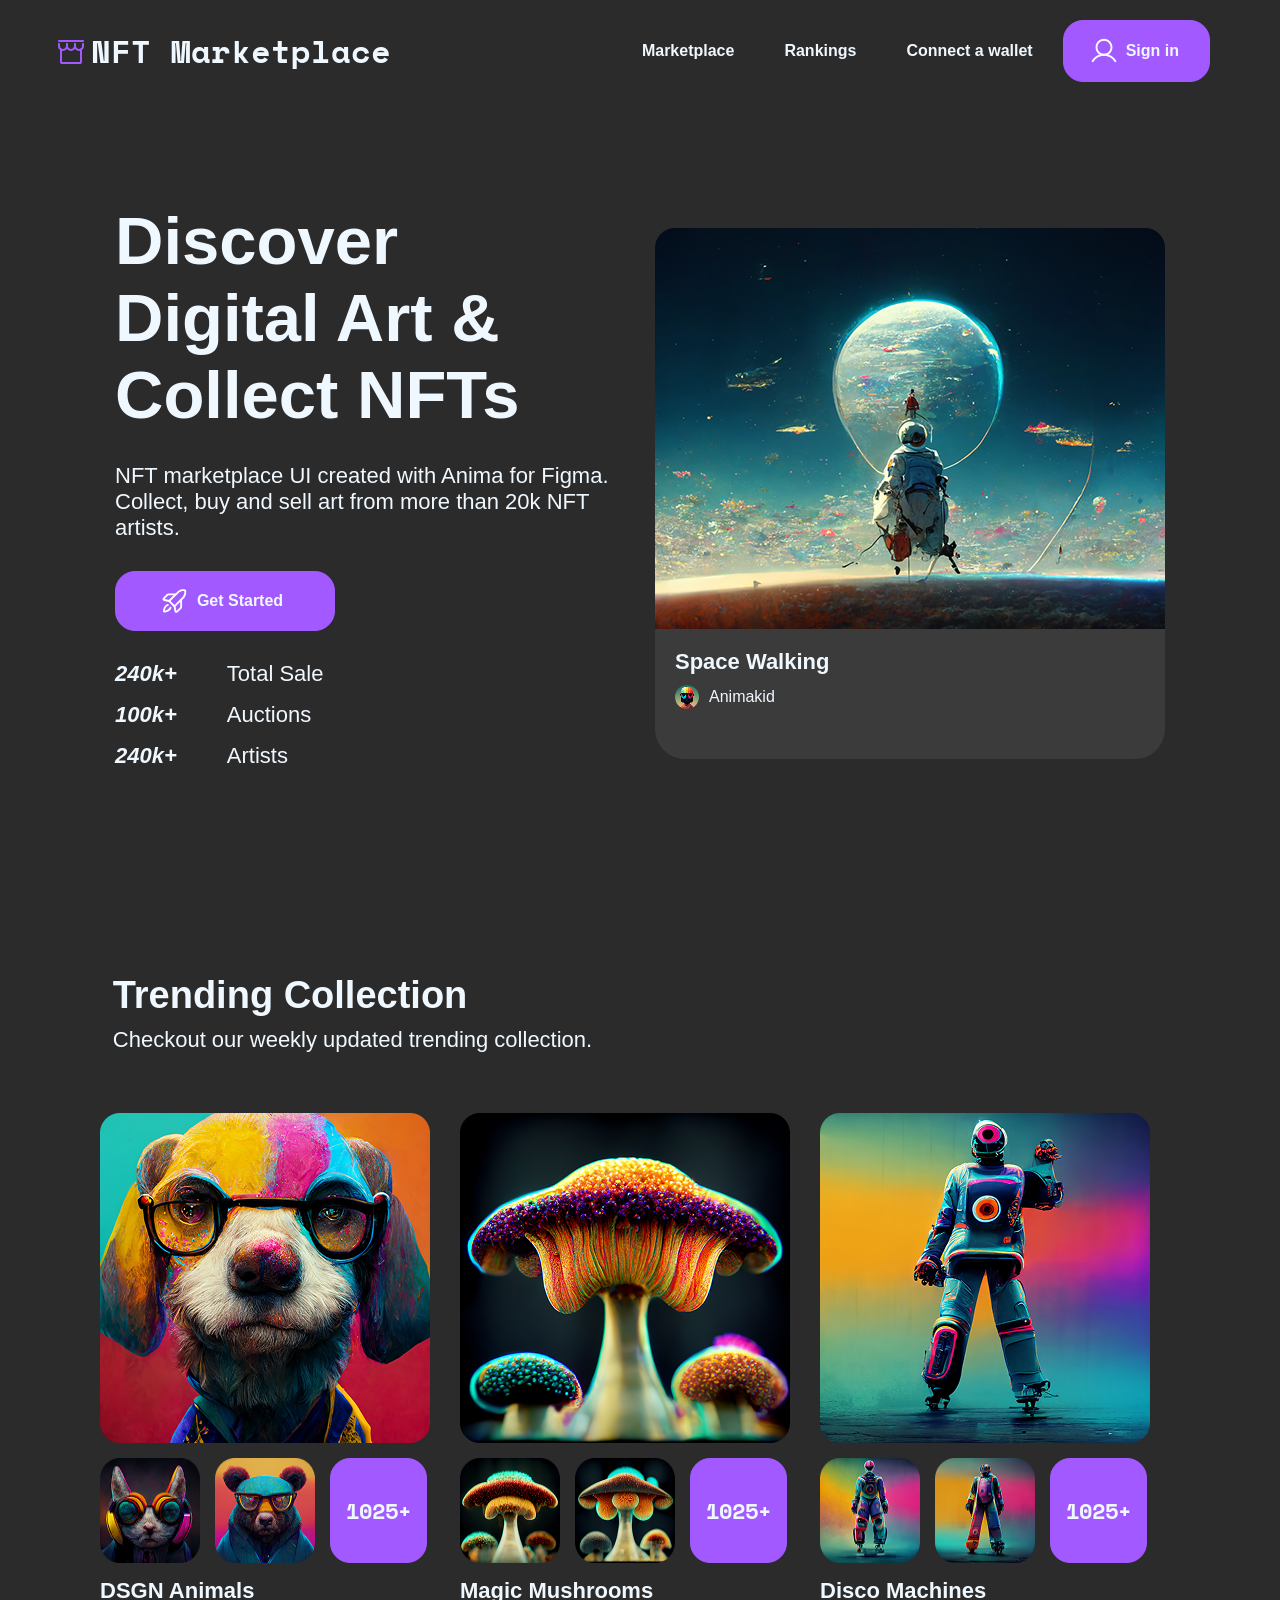
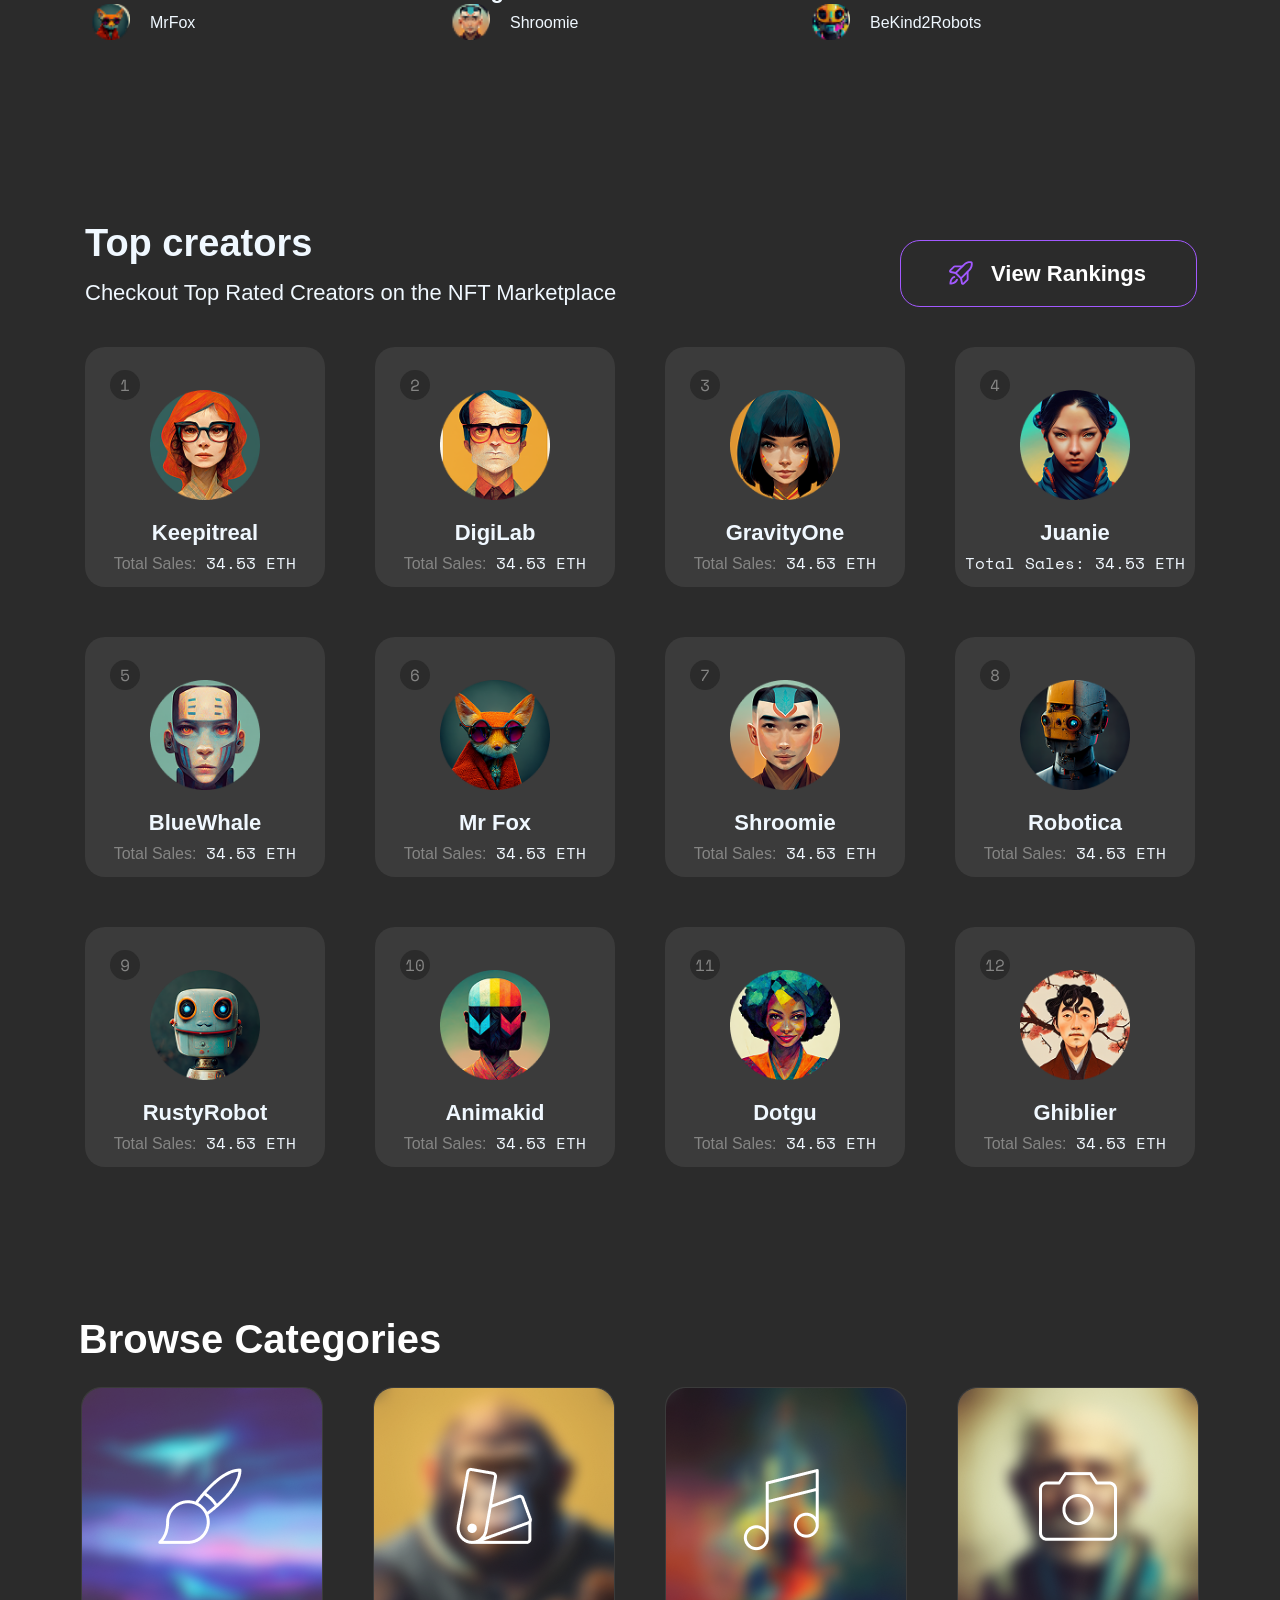
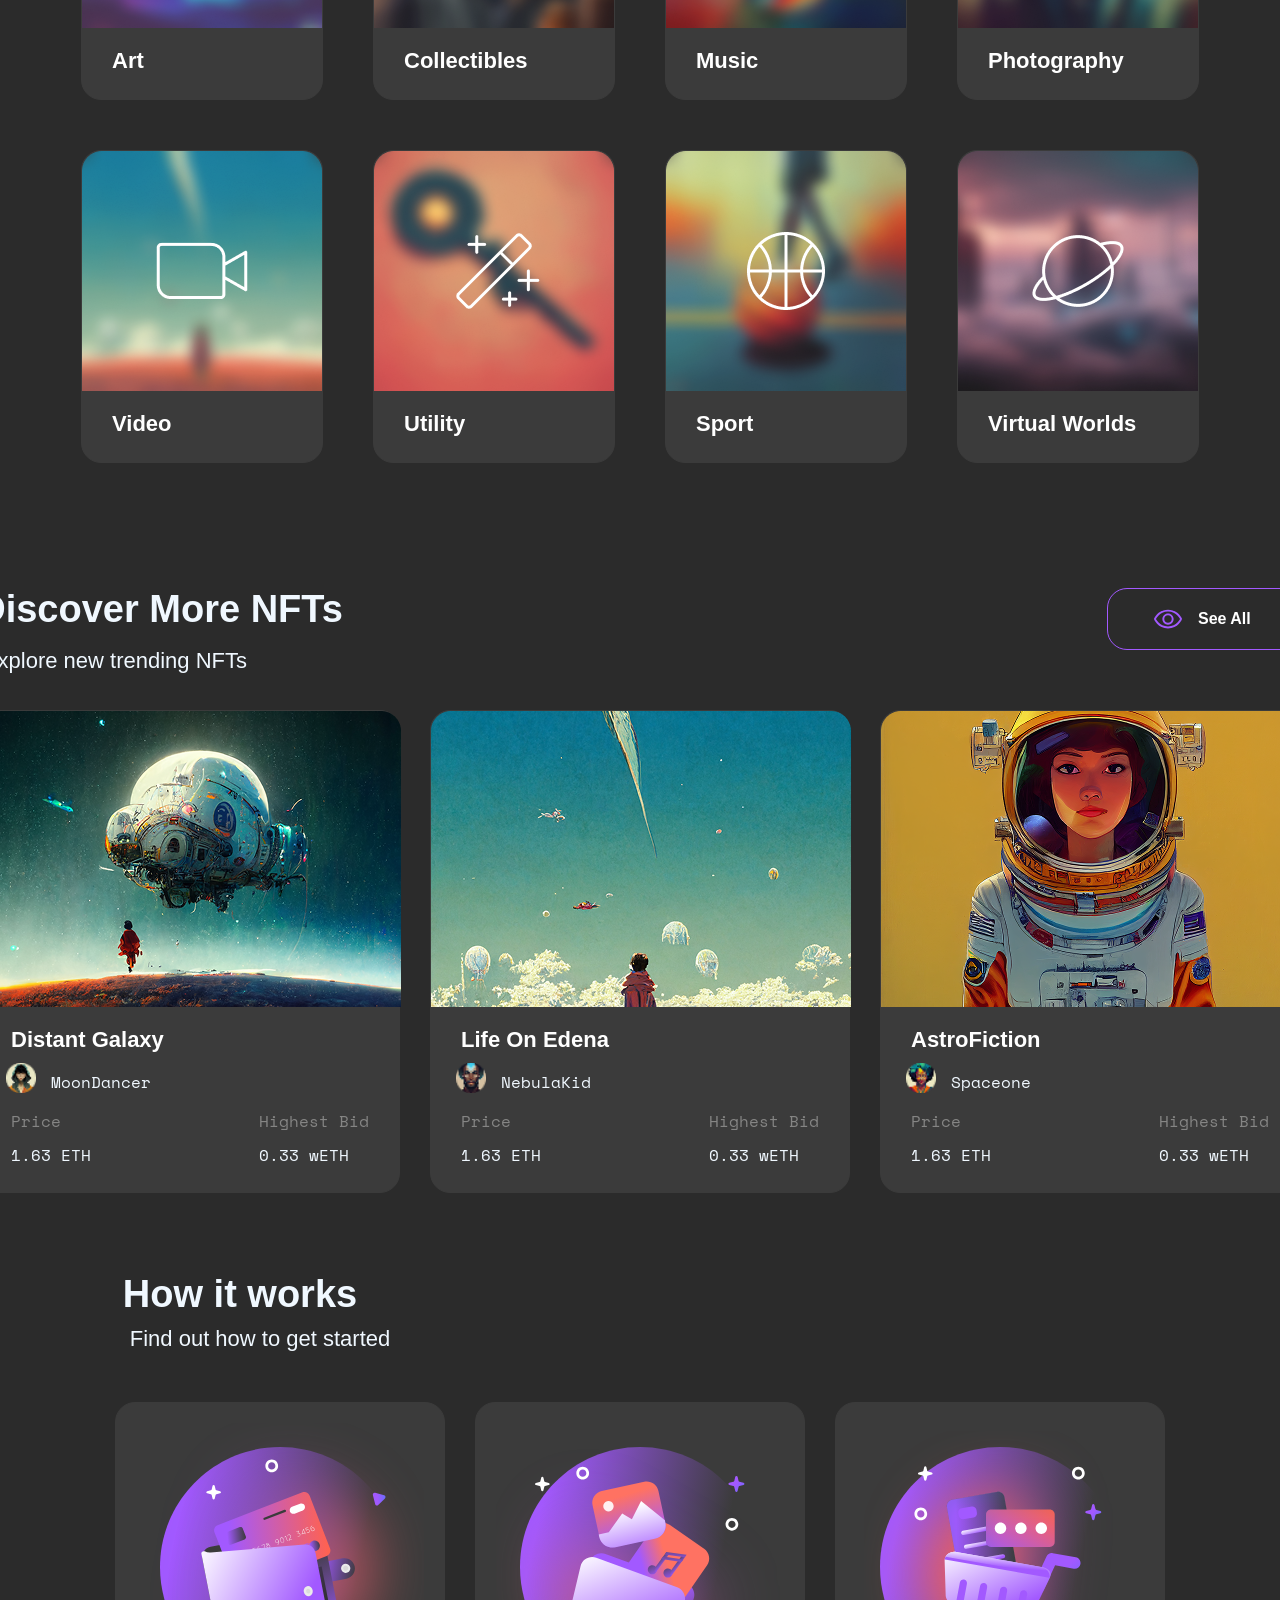
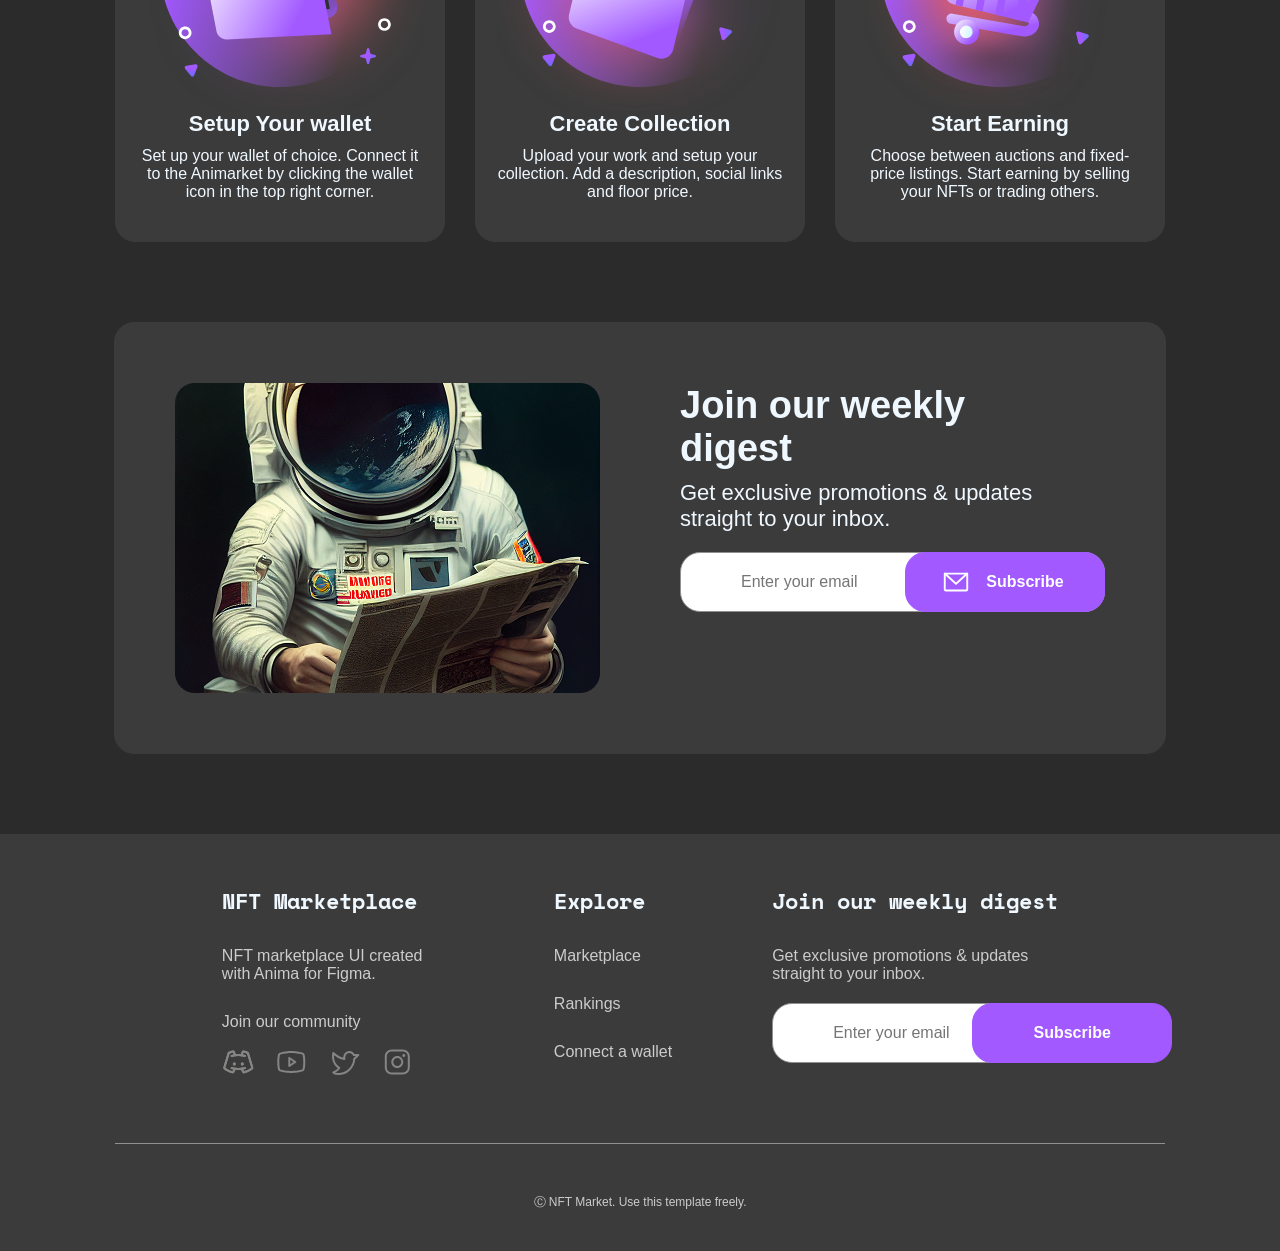
<file: index.html>
<html>

<head>
    <title>NFT Marketplace</title>
    <link rel="stylesheet" href="style_index.css">
    <link rel="preconnect" href="https://fonts.googleapis.com">
    <link rel="preconnect" href="https://fonts.gstatic.com" crossorigin>
    <link href="https://fonts.googleapis.com/css2?family=Space+Mono:ital,wght@0,400;0,700;1,400;1,700&display=swap"
        rel="stylesheet">
    <link rel="stylesheet" href="https://github.com/Miryzzz/miryzzz.github.io.git">
</head>

<body>
    <div class="header">
        <div class="logo">
            <a href="">NFT Marketplace</a>
        </div>
        <nav>
            <ul>
                <li class="anim"><a href="./index.html">Marketplace</a></li>
                <li class="anim"><a href="">Rankings</a></li>
                <li class="anim"><a href="./walletconect.html">Connect a wallet</a></li>
                <a class="btn" href="./create.html">Sign in</a>
            </ul>
        </nav>
    </div>
    <div class="hero">
        <div class="hero-content">
            <h1>Discover <br>Digital Art & <br>Collect NFTs</h1>
            <p class="description">NFT marketplace UI created with Anima for Figma. Collect, buy and sell art from more
                than 20k NFT artists.
            </p>
            <a class="btn" href="./artist.html">Get Started</a>
            <div class="stats">
                <p><em>240k+</em> Total Sale</p>
                <p><em>100k+</em> Auctions</p>
                <p><em>240k+</em> Artists</p>
            </div>
        </div>
        <div class="hero-image">
            <img src="./img/hero.png" alt="">
            <h2>Space Walking</h2>
            <p>Animakid</p>
        </div>
    </div>
    <div class="collection">
        <h2>Trending Collection</h2>
        <p class="description">Checkout our weekly updated trending collection.</p>
        <div class="collection-grid">
            <div class="collection-1">
                <img class="btn" src="./img/collection1-1.png" alt="">
                <div class="collection-image-1">
                    <img class="btn" src="./img/collection1-2.png" alt="">
                    <img class="btn" src="./img/collection1-3.png" alt="">
                    <p class="btn">1025+</p>
                </div>
                <h3>DSGN Animals</h3>
                <p class="name-1">MrFox</p>
            </div>
            <div class="collection-2">
                <img class="btn" src="./img/collection2-1.png" alt="">
                <div class="collection-image-1">
                    <img class="btn" src="./img/collection2-2.png" alt="">
                    <img class="btn" src="./img/collection2-3.png" alt="">
                    <p class="btn">1025+</p>
                </div>
                <h3>Magic Mushrooms</h3>
                <p class="name-2">Shroomie</p>
            </div>
            <div class="collection-3">
                <img class="btn" src="./img/collection3-1.png" alt="">
                <div class="collection-image-1">
                    <img class="btn" src="./img/collection3-2.png" alt="">
                    <img class="btn" src="./img/collection3-3.png" alt="">
                    <p class="btn">1025+</p>
                </div>
                <h3>Disco Machines</h3>
                <p class="name-3">BeKind2Robots</p>
            </div>
        </div>
    </div>
    <div class="creators">
        <div class="top-creators">
            <h3>Top creators</h3>
            <p class="creators-info">Checkout Top Rated Creators on the NFT Marketplace</p>
            <a class="btn" href="">View Rankings</a>
            <div class="creators-grid">
                <div class="creators-row">
                    <div class="creators-item item-1 btn">
                        <img src="./img/creator-1.png" alt="">
                        <h3>Keepitreal</h3>
                        <p><span>Total Sales:</span> 34.53 ETH</p>
                    </div>
                    <div class="creators-item item-2 btn">
                        <img src="./img/creator-2.png" alt="">
                        <h3>DigiLab</h3>
                        <p><span>Total Sales:</span> 34.53 ETH</p>
                    </div>
                    <div class="creators-item item-3 btn">
                        <img src="./img/creator-3.png" alt="">
                        <h3>GravityOne</h3>
                        <p><span>Total Sales:</span> 34.53 ETH</p>
                    </div>
                    <div class="creators-item item-4 btn">
                        <img src="./img/creator-4.png" alt="">
                        <h3>Juanie</h3>
                        <p>Total Sales: 34.53 ETH</p>
                    </div>
                </div>
                <div class="creators-row">
                    <div class="creators-item item-5 btn">
                        <img src="./img/creator-5.png" alt="">
                        <h3>BlueWhale</h3>
                        <p><span>Total Sales:</span> 34.53 ETH</p>
                    </div>
                    <div class="creators-item item-6 btn">
                        <img src="./img/creator-6.png" alt="">
                        <h3>Mr Fox</h3>
                        <p><span>Total Sales:</span> 34.53 ETH</p>
                    </div>
                    <div class="creators-item item-7 btn">
                        <img src="./img/creator-7.png" alt="">
                        <h3>Shroomie</h3>
                        <p><span>Total Sales:</span> 34.53 ETH</p>
                    </div>
                    <div class="creators-item item-8 btn">
                        <img src="./img/creator-8.png" alt="">
                        <h3>Robotica</h3>
                        <p><span>Total Sales:</span> 34.53 ETH</p>
                    </div>
                </div>
                <div class="creators-row">
                    <div class="creators-item item-9 btn">
                        <img src="./img/creator-9.png" alt="">
                        <h3>RustyRobot</h3>
                        <p><span>Total Sales:</span> 34.53 ETH</p>
                    </div>
                    <div class="creators-item item-10 btn">
                        <img src="./img/creator-10.png" alt="">
                        <h3>Animakid</h3>
                        <p><span>Total Sales:</span> 34.53 ETH</p>
                    </div>
                    <div class="creators-item item-11 btn">
                        <img src="./img/creator-11.png" alt="">
                        <h3>Dotgu</h3>
                        <p><span>Total Sales:</span> 34.53 ETH</p>
                    </div>
                    <div class="creators-item item-12 btn">
                        <img src="./img/creator-12.png" alt="">
                        <h3>Ghiblier</h3>
                        <p><span>Total Sales:</span> 34.53 ETH</p>
                    </div>
                </div>
            </div>
        </div>
    </div>
    <div class="categories">
        <h3>Browse Categories</h3>
        <div class="categories-grid">
            <div class="categories-row">
                <div class="categories-item btn">
                    <a href=""><img src="./img/Category Icon.png" alt="">
                        <p>Art</p>
                    </a>
                </div>
                <div class="categories-item btn">
                    <a href=""><img src="./img/Category Icon(1).png" alt="">
                        <p>Collectibles</p>
                    </a>
                </div>
                <div class="categories-item btn">
                    <a href=""><img src="./img/Category Icon(2).png" alt="">
                        <p>Music</p>
                    </a>
                </div>
                <div class="categories-item btn">
                    <a href=""><img src="./img/Category Icon(3).png" alt="">
                        <p>Photography</p>
                    </a>
                </div>
            </div>
            <div class="categories-row">
                <div class="categories-item btn">
                    <a href=""><img src="./img/Category Icon(4).png" alt="">
                        <p>Video</p>
                    </a>
                </div>
                <div class="categories-item btn">
                    <a href=""><img src="./img/Category Icon(5).png" alt="">
                        <p>Utility</p>
                    </a>
                </div>
                <div class="categories-item btn">
                    <a href=""> <img src="./img/Category Icon(6).png" alt="">
                        <p>Sport</p>
                    </a>
                </div>
                <div class="categories-item btn">
                    <a href=""><img src="./img/Category Icon(7).png" alt="">
                        <p>Virtual Worlds</p>
                    </a>
                </div>
            </div>
        </div>
    </div>
    <div class="more-nft">
        <div class="more-content">
            <h3>Discover More NFTs</h3>
            <p class="more-nft-info">Explore new trending NFTs</p>
            <a class="more-see btn" href="">See All</a>
        </div>
        <div class="more-nft-grid">
            <div class="more-item btn">
                <a href="./nft.html">
                    <img src="./img/more-1.png" alt="">
                    <h4>Distant Galaxy</h4>
                    <p class="more-name name-1">MoonDancer</p>
                </a>
                <div class="more-text">
                    <div class="more-row">
                        <p class="text-top">Price</p>
                        <p>1.63 ETH</p>
                    </div>
                    <div class="more-row">
                        <p class="text-top">Highest Bid</p>
                        <p>0.33 wETH</p>
                    </div>
                </div>
            </div>
            <div class="more-item btn">
                <img src="./img/more-2.png" alt="">
                <h4>Life On Edena</h4>
                <p class="more-name name-2">NebulaKid</p>
                <div class="more-text">
                    <div class="more-row">
                        <p class="text-top">Price</p>
                        <p>1.63 ETH</p>
                    </div>
                    <div class="more-row">
                        <p class="text-top">Highest Bid</p>
                        <p>0.33 wETH</p>
                    </div>
                </div>
            </div>
            <div class="more-item btn">
                <img src="./img/more-3.png" alt="">
                <h4>AstroFiction</h4>
                <p class="more-name name-3">Spaceone</p>
                <div class="more-text">
                    <div class="more-row">
                        <p class="text-top">Price</p>
                        <p>1.63 ETH</p>
                    </div>
                    <div class="more-row">
                        <p class="text-top">Highest Bid</p>
                        <p>0.33 wETH</p>
                    </div>
                </div>
            </div>
        </div>
    </div>
    <div class="work">
        <div class="work-content">
            <h4>How it works</h4>
            <p>Find out how to get started</p>
        </div>
        <div class="work-grid">
            <div class="work-item">
                <img src="./img/Icon.svg" alt="">
                <h4>Setup Your wallet</h4>
                <p>Set up your wallet of choice. Connect it to the Animarket by clicking the wallet icon in the top
                    right corner.</p>
            </div>
            <div class="work-item">
                <img src="./img/Icon(1).svg" alt="">
                <h4>Create Collection</h4>
                <p>Upload your work and setup your collection. Add a description, social links and floor price.</p>
            </div>
            <div class="work-item">
                <img src="./img/Icon(2).svg" alt="">
                <h4>Start Earning</h4>
                <p>Choose between auctions and fixed-price listings. Start earning by selling your NFTs or trading
                    others.</p>
            </div>
        </div>
    </div>
    <div class="join">
        <div class="join-grid">
            <img src="./img/join.png" alt="">
            <div class="join-content">
                <h5>Join our weekly <br>digest</h5>
                <p>Get exclusive promotions & updates straight to your inbox.</p>
                <input type="email" placeholder="Enter your email" dirname="fruit-dir" />
                <a href="">Subscribe</a>
            </div>
        </div>
    </div>

    <footer>
        <div class="footer-grid">
            <div class="footer-content-1">
                <h6>NFT Marketplace</h6>
                <p>NFT marketplace UI created <br>with Anima for Figma.</p>
                <p>Join our community</p>
                <ul>
                    <li><img src="./img/DiscordLogo.svg" alt=""></li>
                    <li><img src="./img/YoutubeLogo.svg" alt=""></li>
                    <li><img src="./img/TwitterLogo.svg" alt=""></li>
                    <li><img src="./img/InstagramLogo.svg" alt=""></li>
                </ul>
            </div>
            <div class="footer-content-2">
                <h6>Explore</h6>
                <p>Marketplace</p>
                <p>Rankings</p>
                <p>Connect a wallet</p>
            </div>
            <div class="footer-content-3">
                <h6>Join our weekly digest</h6>
                <p>Get exclusive promotions & updates <br>straight to your inbox.</p>
                <input type="email" placeholder="Enter your email" dirname="fruit-dir" />
                <a href="">Subscribe</a>
            </div>
        </div>
        <div class="footer-bottom">
            <p>Ⓒ NFT Market. Use this template freely.</p>
        </div>
    </footer>

</body>

</html>
</file>
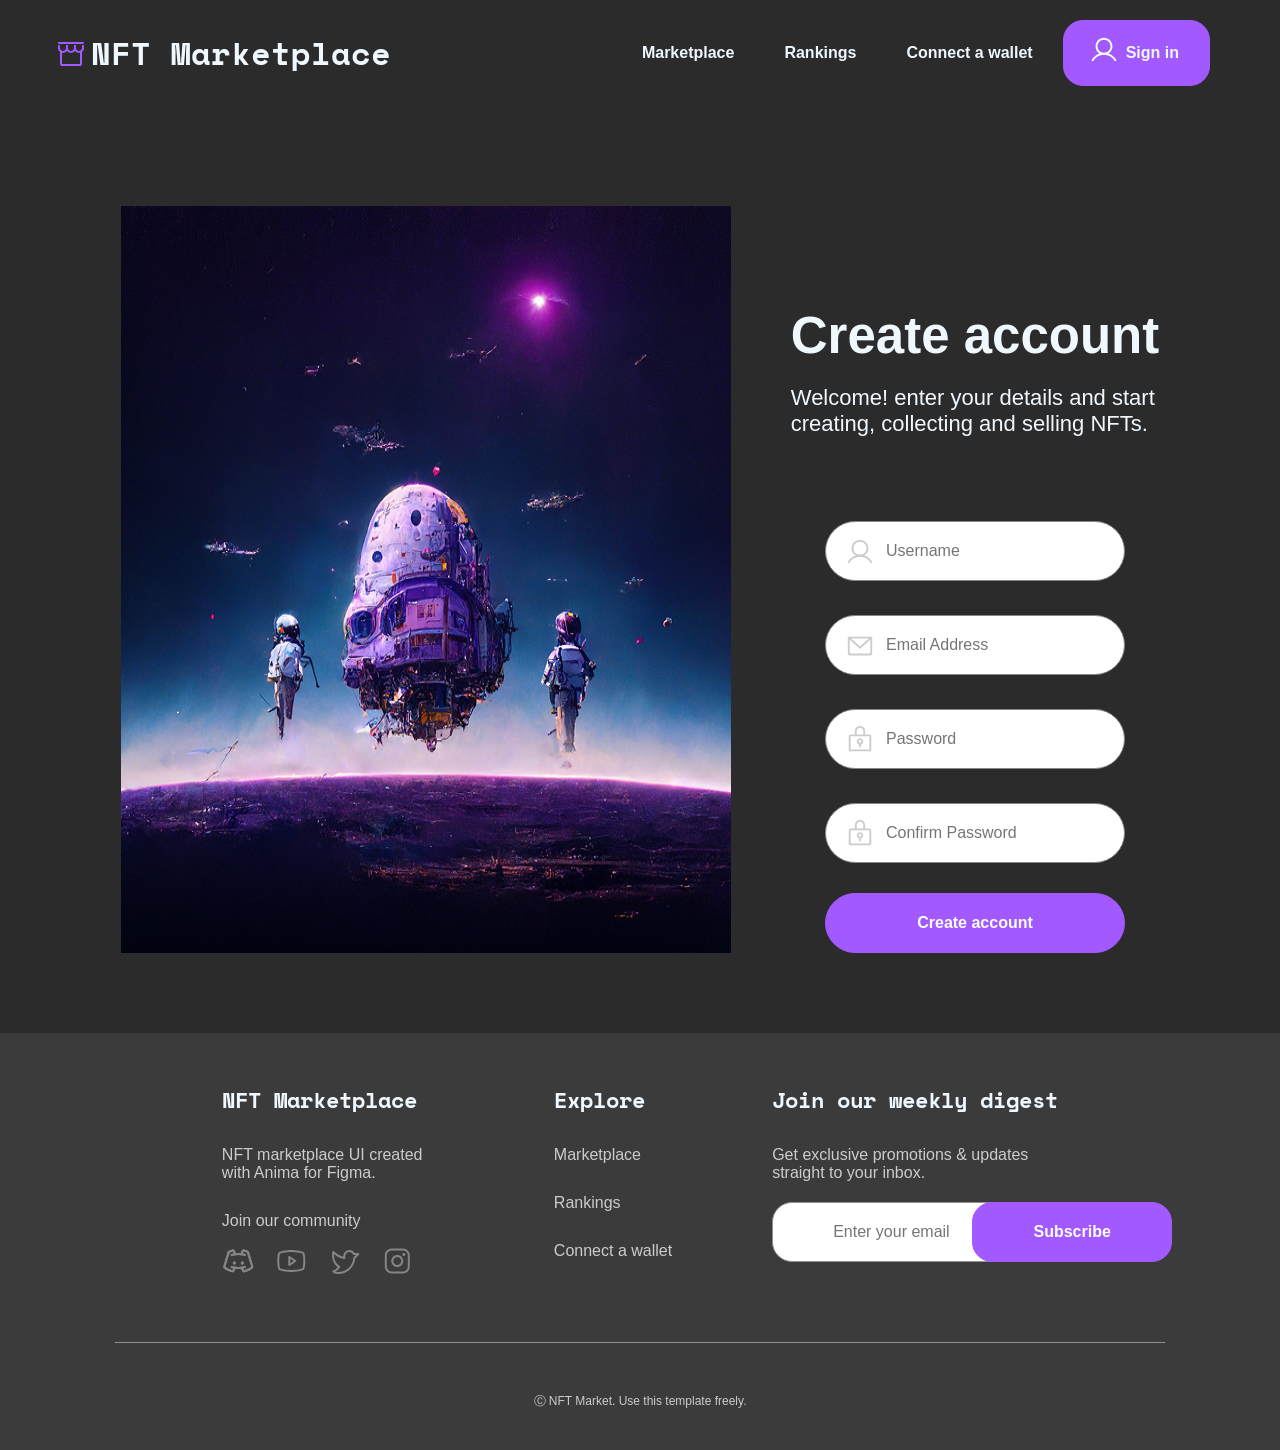
<file: create.html>
<!DOCTYPE html>
<html lang="en">
<head>
	<meta charset="UTF-8">
	<meta name="viewport" content="width=device-width, initial-scale=1.0">
	<title>Create account</title>
	<link rel="stylesheet" href="style_create.css">
    <link rel="preconnect" href="https://fonts.googleapis.com">
    <link rel="preconnect" href="https://fonts.gstatic.com" crossorigin>
    <link href="https://fonts.googleapis.com/css2?family=Space+Mono:ital,wght@0,400;0,700;1,400;1,700&display=swap"rel="stylesheet">
</head>
<body>
	<div class="header">
    <div class="logo">
        <a href="./index.html">NFT Marketplace</a>
    </div>
    <nav>
        <ul>
        <li class="anim"><a href="./index.html">Marketplace</a></li>
        <li class="anim"><a href="">Rankings</a></li>
        <li class="anim"><a href="./walletconect.html">Connect a wallet</a></li>
        <a class="btn" href="./create.html">Sign in</a>
        </ul>
    </nav>
	</div>
	<main>
		<div class="create">
			<img class="placeholder" src="./img/create-placeholder.png" alt="">
			<div class="create-content">
				<h1>Create account</h1>
			<p>Welcome! enter your details and start <br>creating, collecting and selling NFTs.</p>
			<div class="form">
				<div class="item-1"><input type="name" placeholder="Username"></div>
				<div class="item-2"><input type="email" placeholder="Email Address"></div>
				<div class="item-3"><input type="password" placeholder="Password"></div>
				<div class="item-4"><input type="password" placeholder="Confirm Password"></div>
			</div>
			<div class="btn create-acc">
				<a class="butn" href="">Create account</a>
			</div>
			</div>
		</div>
	</main>
    <footer>
        <div class="footer-grid">
            <div class="footer-content-1">
            <h6>NFT Marketplace</h6>
            <p>NFT marketplace UI created <br>with Anima for Figma.</p>
            <p>Join our community</p>
            <ul>
                <li><img src="./img/DiscordLogo.svg" alt=""></li>
                <li><img src="./img/YoutubeLogo.svg" alt=""></li>
                <li><img src="./img/TwitterLogo.svg" alt=""></li>
                <li><img src="./img/InstagramLogo.svg" alt=""></li>
            </ul>
        </div>
        <div class="footer-content-2">
            <h6>Explore</h6>
            <p>Marketplace</p>
            <p>Rankings</p>
            <p>Connect a wallet</p>
        </div>
        <div class="footer-content-3">
            <h6>Join our weekly digest</h6>
            <p>Get exclusive promotions & updates <br>straight to your inbox.</p>
            <input type="email" placeholder="Enter your email" dirname="fruit-dir"/>
            <a href="">Subscribe</a>
        </div>
        </div>
        <div class="footer-bottom">
            <p>Ⓒ NFT Market. Use this template freely.</p>
        </div>
    </footer>

</body>
</html>
</file>
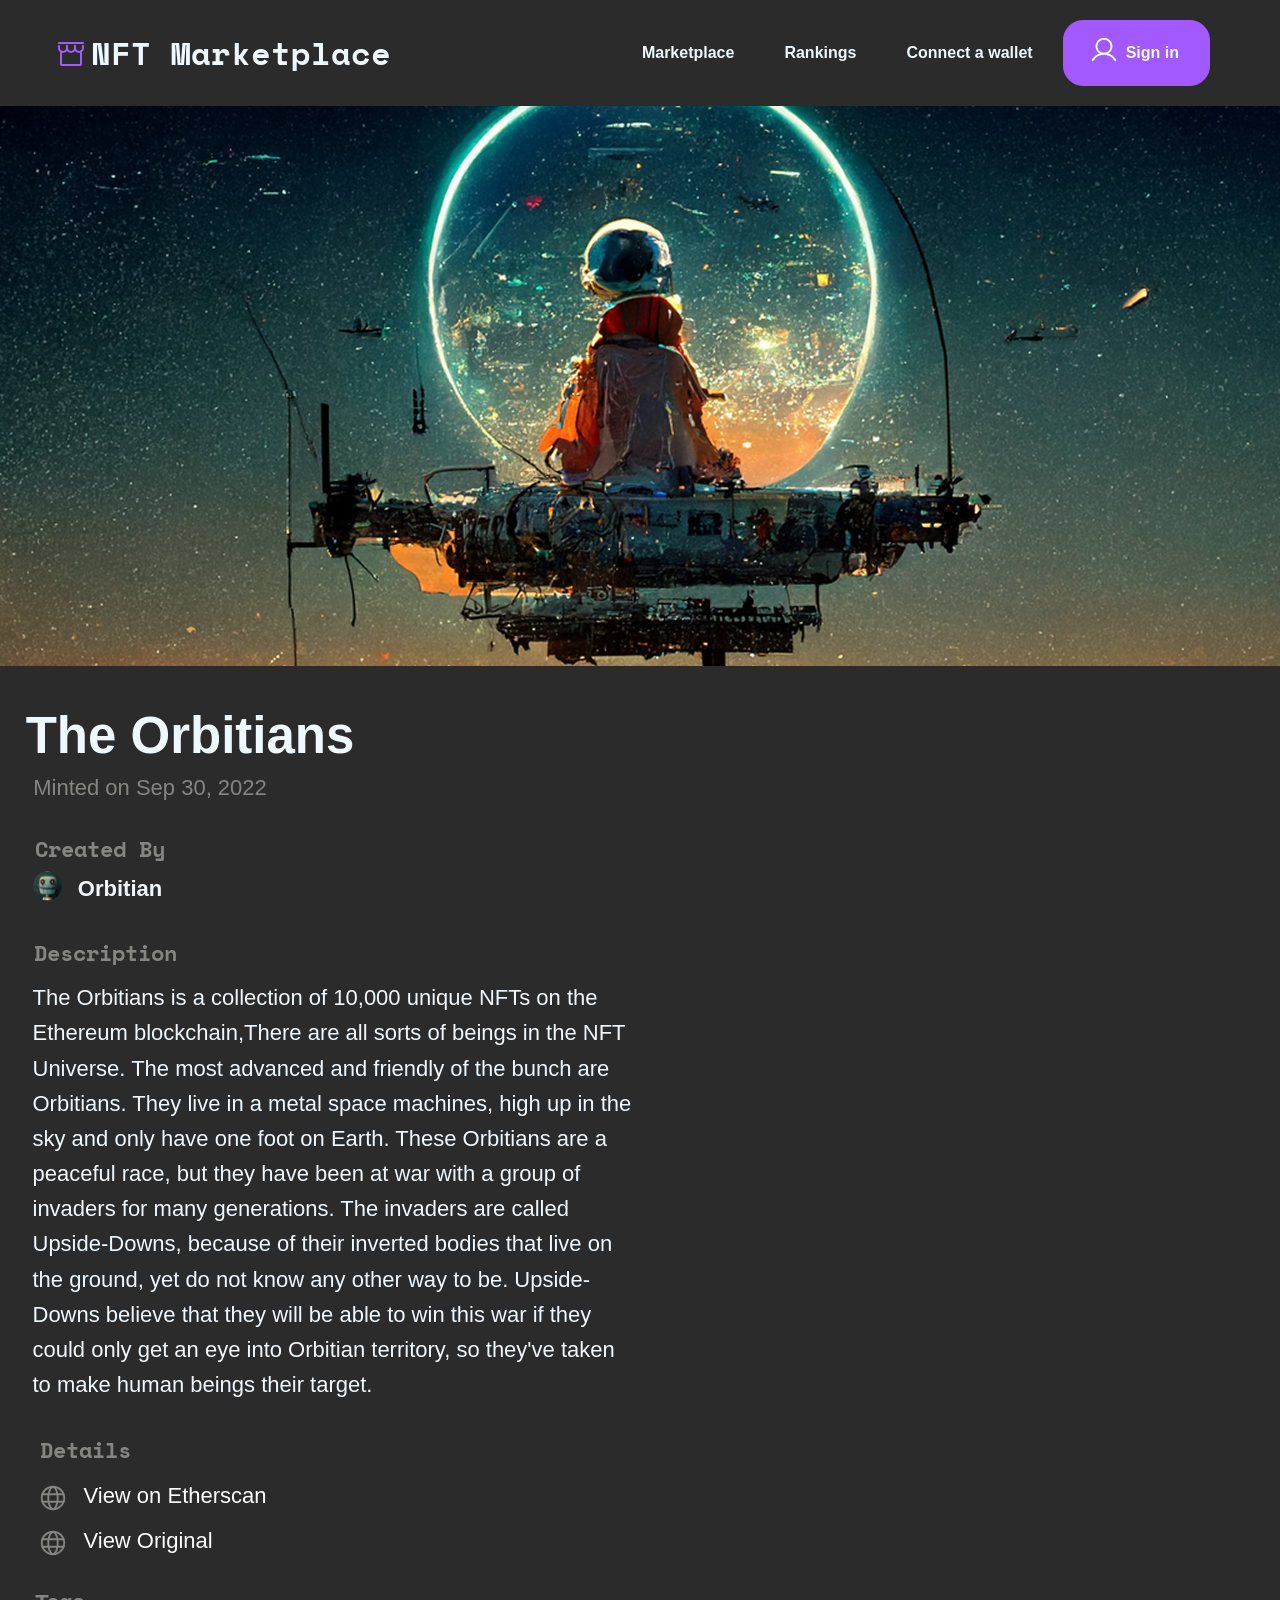
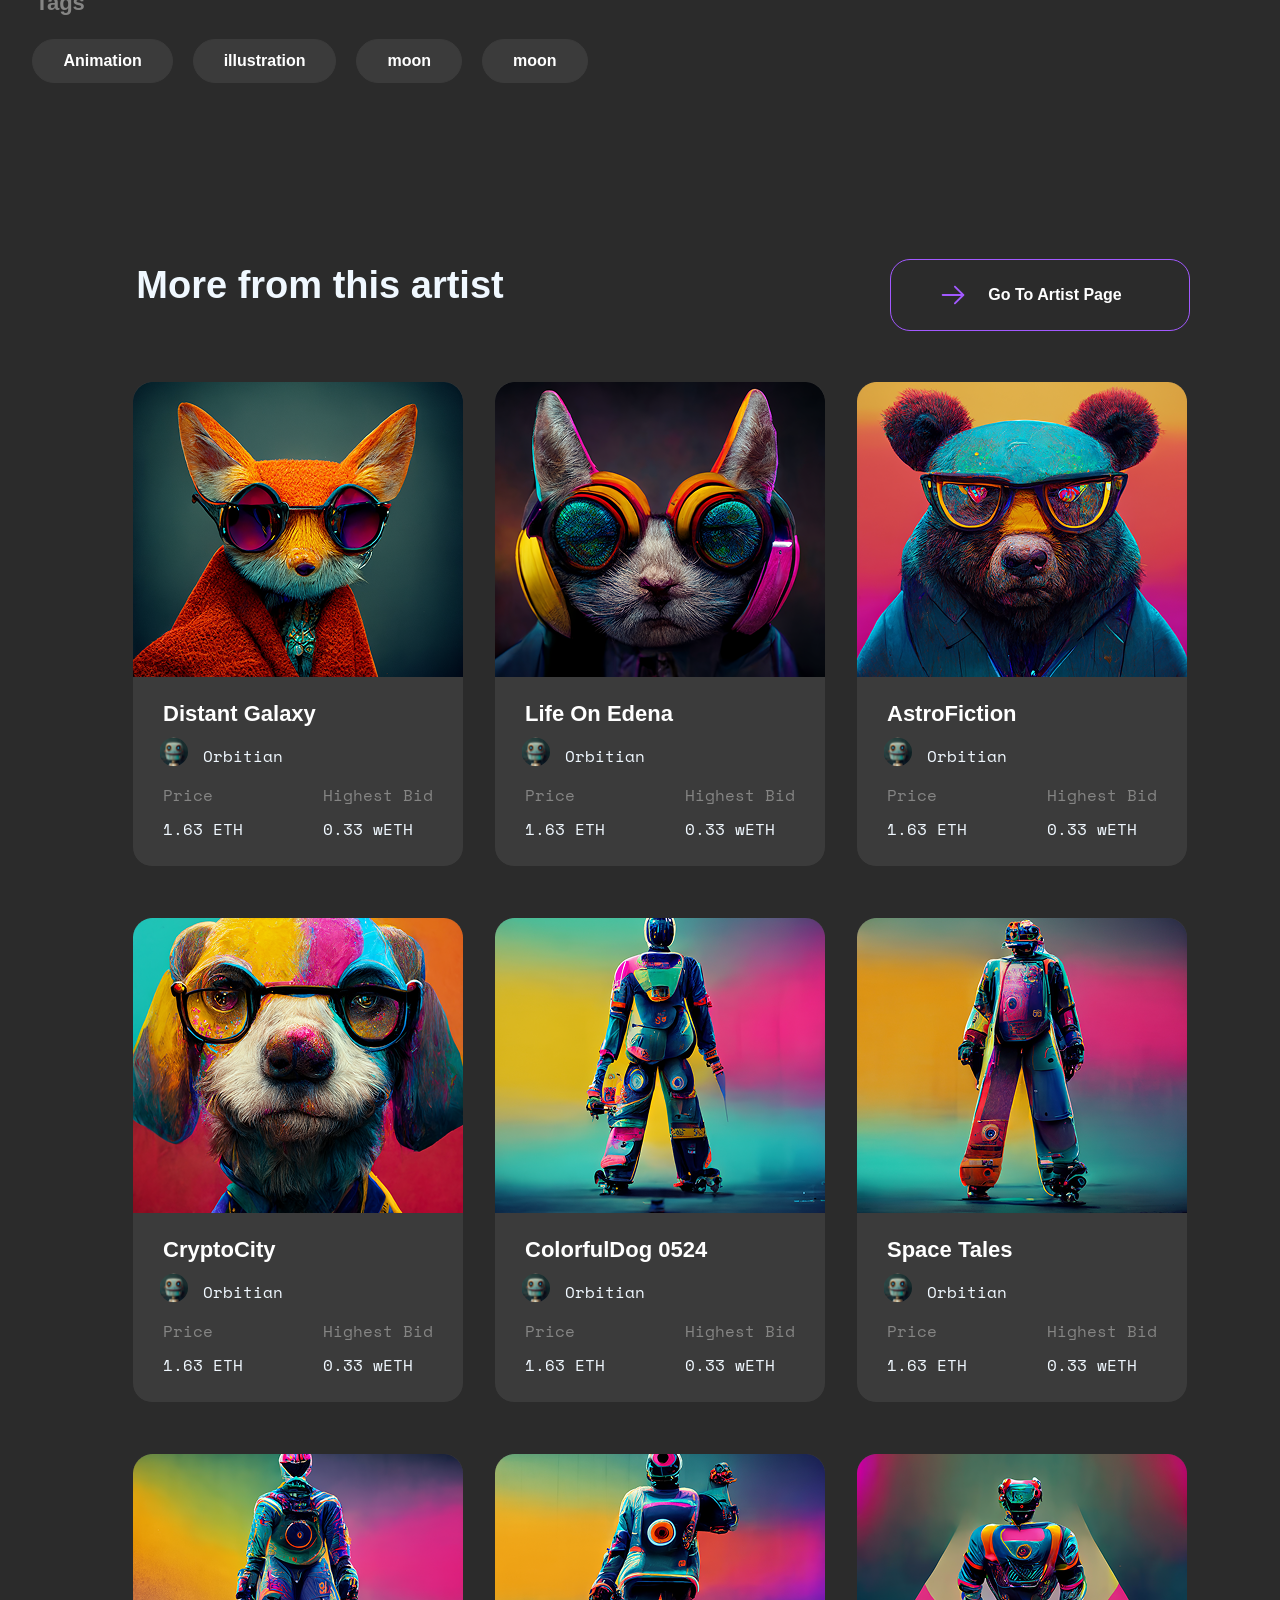
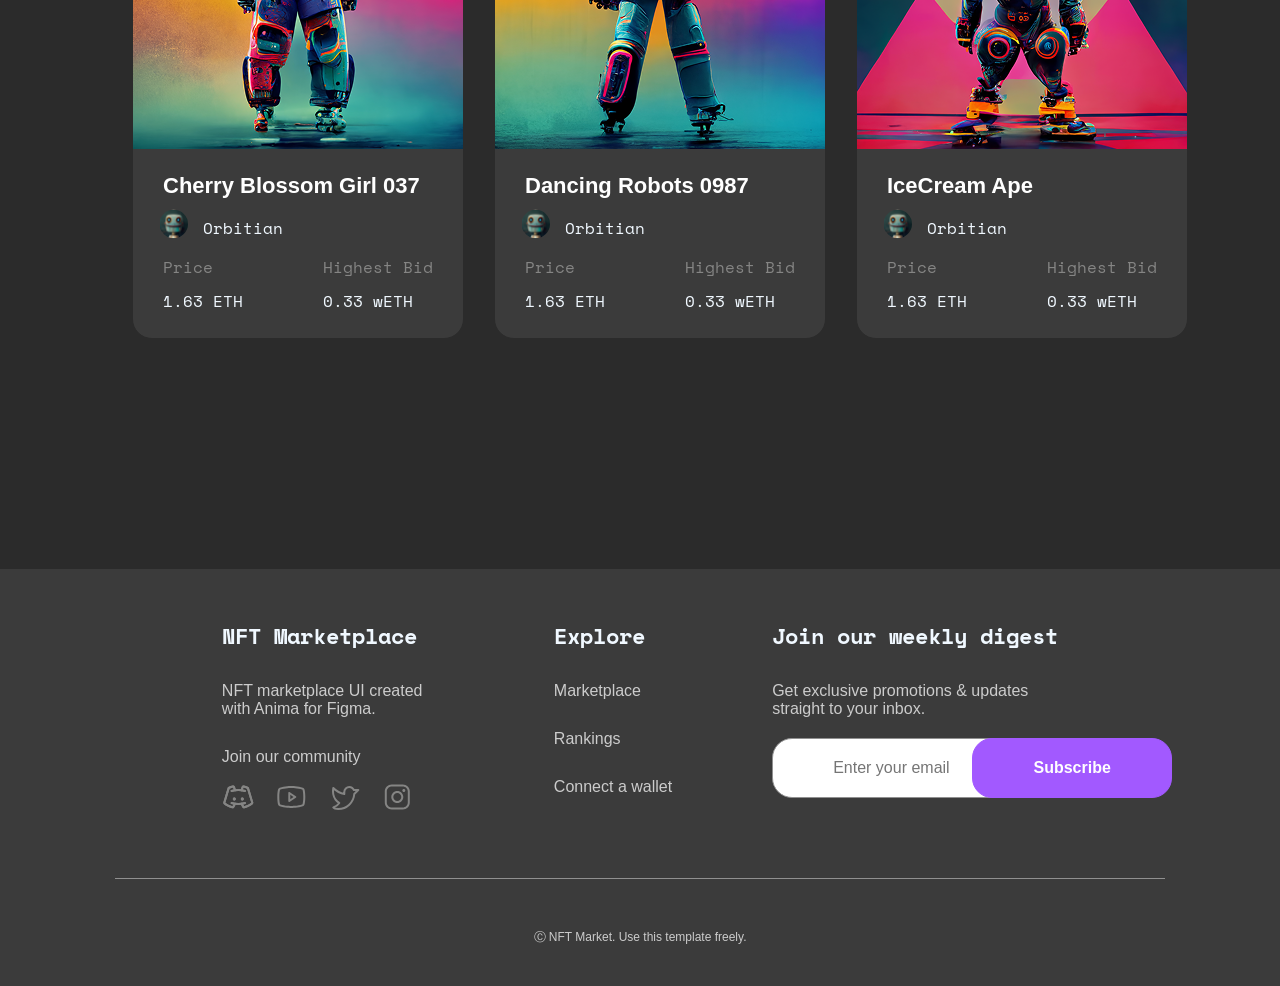
<file: nft.html>
<!DOCTYPE html>
<html lang="en">
<head>
	<meta charset="UTF-8">
	<meta name="viewport" content="width=device-width, initial-scale=1.0">
	<title>NFT page</title>
	<link rel="stylesheet" href="style_nft.css">
    <link rel="preconnect" href="https://fonts.googleapis.com">
    <link rel="preconnect" href="https://fonts.gstatic.com" crossorigin>
    <link href="https://fonts.googleapis.com/css2?family=Space+Mono:ital,wght@0,400;0,700;1,400;1,700&display=swap"rel="stylesheet">
</head>
<body>
	<div class="header">
        <div class="logo">
            <a href="./index.html">NFT Marketplace</a>
        </div>
        <nav>
            <ul>
                <li class="anim"><a href="./index.html">Marketplace</a></li>
                <li class="anim"><a href="">Rankings</a></li>
                <li class="anim"><a href="">Connect a wallet</a></li>
                <a class="btn" href="./create.html">Sign in</a>
            </ul>

        </nav>
    </div>
	<main>
		<div class="nft-back">
			<img src="./img/nft-back.png" alt="">
		</div>
		<div class="nft-decription">
			<h1>The Orbitians</h1>
			<p class="date">Minted on Sep 30, 2022</p>
			<p class="created">Created By</p>
			<h2 class="artist">Orbitian</h2>
			<p class="description">Description</p>
			<p class="text">The Orbitians
is a collection of 10,000 unique NFTs on the Ethereum blockchain,There are all sorts of beings in the NFT Universe. The most advanced and friendly of the bunch are Orbitians. They live in a metal space machines, high up in the sky and only have one foot on Earth.
These Orbitians are a peaceful race, but they have been at war with a group of invaders for many generations. The invaders are called Upside-Downs, because of their inverted bodies that live on the ground, yet do not know any other way to be. Upside-Downs believe that they will be able to win this war if they could only get an eye into Orbitian territory, so they've taken to make human beings their target.</p>
				<p class="details">Details</p>
				<div class="items">
					<a href="">View on Etherscan</a>
					<a href="">View Original</a>
				</div>
				<p class="tag">Tags</p>
				<div class="tags">
					<p>Animation</p>
					<p>illustration</p>
					<p>moon</p>
					<p>moon</p>
				</div>
		</div>
        <div class="more-works">
            <h2>More from this artist</h2>
            <a class="btn" href="">Go To Artist Page</a>
            <div>
                <div class="artist-grid">
			<ul>
				<div class="artist-row">
					<li>
					<div class="more-item btn">
                <img src="./img/nftplaceholder-1.png" alt="">
                <h4>Distant Galaxy</h4>
                <p class="more-name name-3">Orbitian</p>
                <div class="more-text">
                        <div class="more-row">
                            <p class="text-top">Price</p>
                            <p>1.63 ETH</p>
                        </div>
                        <div class="more-row">
                            <p class="text-top">Highest Bid</p>
                            <p>0.33 wETH</p>
                        </div>
                </div>
				</li>
				<li>
					<div class="more-item btn">
                <img src="./img/nftplaceholder-2.png" alt="">
                <h4>Life On Edena</h4>
                <p class="more-name name-3">Orbitian</p>
                <div class="more-text">
                        <div class="more-row">
                            <p class="text-top">Price</p>
                            <p>1.63 ETH</p>
                        </div>
                        <div class="more-row">
                            <p class="text-top">Highest Bid</p>
                            <p>0.33 wETH</p>
                        </div>
                </div>
				</li>
				<li>
					<div class="more-item btn">
                <img src="./img/nftplaceholder-3.png" alt="">
                <h4>AstroFiction</h4>
                <p class="more-name name-3">Orbitian</p>
                <div class="more-text">
                        <div class="more-row">
                            <p class="text-top">Price</p>
                            <p>1.63 ETH</p>
                        </div>
                        <div class="more-row">
                            <p class="text-top">Highest Bid</p>
                            <p>0.33 wETH</p>
                        </div>
                </div>
				</li>
				</div>
				<div class="artist-row">
					<li>
					<div class="more-item btn">
                <img src="./img/nftplaceholder-4.png" alt="">
                <h4>CryptoCity</h4>
                <p class="more-name name-3">Orbitian</p>
                <div class="more-text">
                        <div class="more-row">
                            <p class="text-top">Price</p>
                            <p>1.63 ETH</p>
                        </div>
                        <div class="more-row">
                            <p class="text-top">Highest Bid</p>
                            <p>0.33 wETH</p>
                        </div>
                </div>
				</li>
				<li>
					<div class="more-item btn">
                <img src="./img/nftplaceholder-5.png" alt="">
                <h4>ColorfulDog 0524</h4>
                <p class="more-name name-3">Orbitian</p>
                <div class="more-text">
                        <div class="more-row">
                            <p class="text-top">Price</p>
                            <p>1.63 ETH</p>
                        </div>
                        <div class="more-row">
                            <p class="text-top">Highest Bid</p>
                            <p>0.33 wETH</p>
                        </div>
                </div>
				</li>
				<li>
					<div class="more-item btn">
                <img src="./img/nftplaceholder-6.png" alt="">
                <h4>Space Tales</h4>
                <p class="more-name name-3">Orbitian</p>
                <div class="more-text">
                        <div class="more-row">
                            <p class="text-top">Price</p>
                            <p>1.63 ETH</p>
                        </div>
                        <div class="more-row">
                            <p class="text-top">Highest Bid</p>
                            <p>0.33 wETH</p>
                        </div>
                </div>
				</li>
				</div>
				<div class="artist-row">
					<li>
					<div class="more-item btn">
                <img src="./img/nftplaceholder-7.png" alt="">
                <h4>Cherry Blossom Girl 037</h4>
                <p class="more-name name-3">Orbitian</p>
                <div class="more-text">
                        <div class="more-row">
                            <p class="text-top">Price</p>
                            <p>1.63 ETH</p>
                        </div>
                        <div class="more-row">
                            <p class="text-top">Highest Bid</p>
                            <p>0.33 wETH</p>
                        </div>
                </div>
				</li>
				<li>
					<div class="more-item btn">
                <img src="./img/nftplaceholder-8.png" alt="">
                <h4>Dancing Robots 0987</h4>
                <p class="more-name name-3">Orbitian</p>
                <div class="more-text">
                        <div class="more-row">
                            <p class="text-top">Price</p>
                            <p>1.63 ETH</p>
                        </div>
                        <div class="more-row">
                            <p class="text-top">Highest Bid</p>
                            <p>0.33 wETH</p>
                        </div>
                </div>
				</li>
				<li>
					<div class="more-item btn">
                <img src="./img/nftplaceholder-9.png" alt="">
                <h4>IceCream Ape</h4>
                <p class="more-name name-3">Orbitian</p>
                <div class="more-text">
                        <div class="more-row">
                            <p class="text-top">Price</p>
                            <p>1.63 ETH</p>
                        </div>
                        <div class="more-row">
                            <p class="text-top">Highest Bid</p>
                            <p>0.33 wETH</p>
                        </div>
                </div>
            </div>
        </div>
	</main>
	    <footer>
        <div class="footer-grid">
            <div class="footer-content-1">
                <h6>NFT Marketplace</h6>
                <p>NFT marketplace UI created <br>with Anima for Figma.</p>
                <p>Join our community</p>
                <ul>
                    <li><img src="./img/DiscordLogo.svg" alt=""></li>
                    <li><img src="./img/YoutubeLogo.svg" alt=""></li>
                    <li><img src="./img/TwitterLogo.svg" alt=""></li>
                    <li><img src="./img/InstagramLogo.svg" alt=""></li>
                </ul>
            </div>
            <div class="footer-content-2">
                <h6>Explore</h6>
                <p>Marketplace</p>
                <p>Rankings</p>
                <p>Connect a wallet</p>
            </div>
            <div class="footer-content-3">
                <h6>Join our weekly digest</h6>
                <p>Get exclusive promotions & updates <br>straight to your inbox.</p>
                <input type="email" placeholder="Enter your email" dirname="fruit-dir" />
                <a href="">Subscribe</a>
            </div>
        </div>
        <div class="footer-bottom">
            <p>Ⓒ NFT Market. Use this template freely.</p>
        </div>
    </footer>






</body>
</html>
</file>
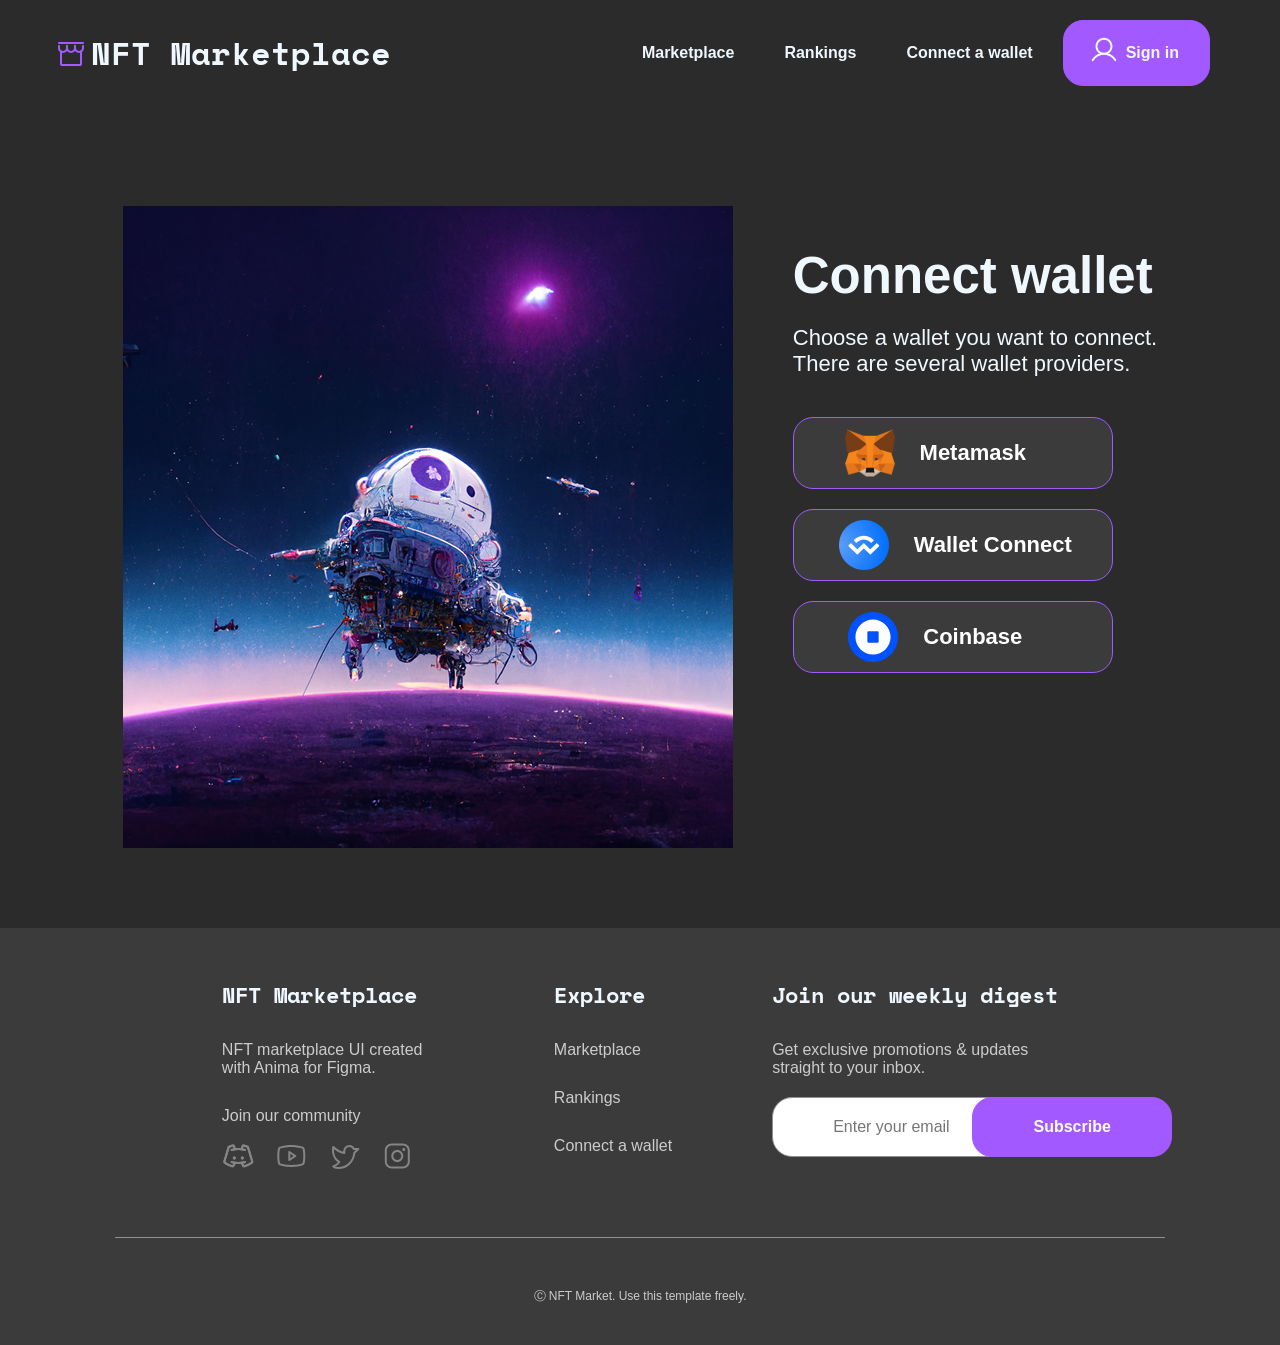
<file: walletconect.html>
<!DOCTYPE html>
<html lang="en">

<head>
	<meta charset="UTF-8">
	<meta name="viewport" content="width=device-width, initial-scale=1.0">
	<title>Create account</title>
	<link rel="stylesheet" href="style_walletconect.css">
	<link rel="preconnect" href="https://fonts.googleapis.com">
	<link rel="preconnect" href="https://fonts.gstatic.com" crossorigin>
	<link href="https://fonts.googleapis.com/css2?family=Space+Mono:ital,wght@0,400;0,700;1,400;1,700&display=swap"
		rel="stylesheet">
</head>

<body>
	<div class="header">
		<div class="logo">
			<a href="./index.html">NFT Marketplace</a>
		</div>
		<nav>
			<ul>
				<li class="anim"><a href="./index.html">Marketplace</a></li>
				<li class="anim"><a href="">Rankings</a></li>
				<li class="anim"><a href="./walletconect.html">Connect a wallet</a></li>
				<a class="btn" href="./create.html">Sign in</a>
			</ul>
		</nav>
	</div>
	<main>
		<div class="create">
			<img class="placeholder" src="./img/connect-placeholder.png" alt="">
			<div class="create-content">
				<h1>Connect wallet</h1>
				<p>Choose a wallet you want to connect.<br>There are several wallet providers.</p>
				<div class="connect">
					<a class="item-1 btn" href="">Metamask</a>
					<a class="item-2 btn" href=""><span>Wallet Connect</span></a>
					<a class="item-3 btn" href="">Coinbase</a>
				</div>
			</div>
		</div>
	</main>
	<footer>
		<div class="footer-grid">
			<div class="footer-content-1">
				<h6>NFT Marketplace</h6>
				<p>NFT marketplace UI created <br>with Anima for Figma.</p>
				<p>Join our community</p>
				<ul>
					<li><img src="./img/DiscordLogo.svg" alt=""></li>
					<li><img src="./img/YoutubeLogo.svg" alt=""></li>
					<li><img src="./img/TwitterLogo.svg" alt=""></li>
					<li><img src="./img/InstagramLogo.svg" alt=""></li>
				</ul>
			</div>
			<div class="footer-content-2">
				<h6>Explore</h6>
				<p>Marketplace</p>
				<p>Rankings</p>
				<p>Connect a wallet</p>
			</div>
			<div class="footer-content-3">
				<h6>Join our weekly digest</h6>
				<p>Get exclusive promotions & updates <br>straight to your inbox.</p>
				<input type="email" placeholder="Enter your email" dirname="fruit-dir" />
				<a href="">Subscribe</a>
			</div>
		</div>
		<div class="footer-bottom">
			<p>Ⓒ NFT Market. Use this template freely.</p>
		</div>
	</footer>

</body>

</html>
</file>
<file: style_index.css>
* {
	box-sizing: border-box;
	margin: 0;
}

body {
	background-color: #2B2B2B;
	color: aliceblue;
}

.anim {
	transition: transform 0.3s ease;
}

a {
	text-decoration: none;
	color: aliceblue;
}

.anim:hover,
.anim:focus {
	transform: scale(0.95);
}


.header {
	display: flex;
	justify-content: space-between;
	align-items: center;
	padding: 20px;
}

.logo a {
	font-size: 32px;
	font-weight: bold;
	text-decoration: none;
	color: aliceblue;
	font-family: 'Space mono', sans-serif;
	font-style: semi-bold;
	font-weight: 600;
	font-style: normal;
}

.logo::before {
	content: url('./img/logo.svg');
	font-weight: 900;
	position: relative;
	bottom: -5px;
	margin-left: 35px;
}

nav ul {
	list-style: none;
	display: flex;
	margin-right: 50px;
	display: flex;
	flex-direction: row;
	justify-content: center;
	align-items: center;
}

nav li {
	margin-right: 10px;
	padding-left: 20px;
	padding-right: 20px;
	text-decoration: none;
}

nav a {
	text-decoration: none;
	color: aliceblue;
	font-family: 'Work Sans', sans-serif;
	font-style: semi-bold;
	font-weight: 600;
	font-style: normal;
}


nav .btn {
	border: 1px solid #A259FF;
	background-color: #A259FF;

	border-radius: 20px;
	padding: 20px 30px 20px;
	gap: 12px;
	display: flex;
	flex-direction: row;
	justify-content: center;
	align-items: center;
	position: relative;
	transition: transform 0.3s ease;
}

.btn {
	transition: transform 0.3s ease;
}

.btn:hover,
.btn:focus {
	transform: scale(0.9);
}

nav .btn::before {
	content: url('./img/User.svg');
	font-weight: 900;
	position: relative;
	scale: 1.5;
}

.hero {
	margin-top: 80px;
	display: flex;
	justify-content: center;
	align-items: center;
	padding: 20px;
}


.hero-content h1 {
	font-family: 'Work Sans', sans-serif;
	font-style: normal;
	font-weight: 600;
	font-size: 67px;
}

.hero-content p {
	font-family: 'Work Sans', sans-serif;
	font-style: regular;
	font-weight: 400;
	font-size: 22px;
	width: 510px;
}

.hero-content {
	margin-right: 30px;
}


.hero .btn {
	border: 1px solid #A259FF;
	background-color: #A259FF;
	width: 220px;
	height: 60px;
	border-radius: 20px;
	padding: 12px;
	display: flex;
	flex-direction: row;
	justify-content: center;
	align-items: center;
	position: relative;
	transition: transform 0.3s ease;
	margin-top: 30px;

}


.hero a {
	text-decoration: none;
	color: aliceblue;
	font-family: 'Work Sans', sans-serif;
	font-style: semi-bold;
	font-weight: 600;
	font-style: normal
}

.hero .btn::before {
	content: url('./img/RocketLaunch.svg');
	font-weight: 900;
	position: relative;
	scale: 1.5;
	padding-right: 10px;
}

.hero-content p {
	width: 510px;
	font-family: 'Work Sans', sans-serif;
}

.hero-content .number {
	font-weight: 700;
}

.stats {
	margin-top: 30px;
}

.stats p {
	display: flex;
}

em {
	font-weight: 700;
	margin-right: 50px;
	margin-bottom: 15px;
}


.hero-image {
	background-color: #3B3B3B;
	border-radius: 30px;
	padding-bottom: 50px;
	position: relative;
}

.hero-image h2 {
	font-family: 'Work Sans', sans-serif;
	font-style: normal;
	font-weight: 600;
	font-size: 22px;
	margin-top: 20px;
	margin-left: 20px;
}

.description {
	margin-top: 30px;
}

.hero-image p {
	font-family: 'Work Sans', sans-serif;
	font-style: normal;
	font-weight: 400;
	font-size: 16px;
	margin-left: 20px;
	margin-top: 10px;
	display: flex;
	align-items: center;

}


.hero-image p::before {
	content: url('./img/Avatar.png');
	font-weight: 900;
	display: flex;
	align-items: center;
	margin-right: 10px;
}


.collection {
	margin-top: 150px;
	display: flex;
	flex-direction: column;
	align-items: center;
	padding: 20px
}

.collection h2 {
	font-family: 'Work Sans', sans-serif;
	font-style: normal;
	font-weight: 600;
	font-size: 38px;
	margin-right: 700px;
}

.collection .description {
	margin-right: 575px;
	font-family: 'Work Sans', sans-serif;
	font-style: normal;
	font-weight: 400;
	font-size: 22px;
	margin-top: 10px;
}

.collection-1,
.collection-2,
.collection-3 {
	margin-right: 30px;
	max-width: 330px;
}

.collection-grid {
	display: flex;
	margin-top: 60px;
}

.collection-image-1,
.collection-image-2,
.collection-image-3 {
	display: flex;
	margin-top: 15px;
}

.collection-image-1 img {
	margin-right: 15px;
}

.collection-image-2 img {
	margin-right: 15px;
}

.collection-image-3 img {
	margin-right: 15px;
}

.collection-image-1 p {
	font-family: 'Space Mono', sans-serif;
	font-style: normal;
	font-weight: 700;
	font-size: 22px;
	border: 1px solid #A259FF;
	background-color: #A259FF;
	border-radius: 20px;
	padding: 35px 15px;
}

.collection h3 {
	font-family: 'Work Sans', sans-serif;
	font-style: normal;
	font-weight: 600;
	font-size: 22px;
	margin-top: 15px;
}

.collection-1 .name-1:before {
	content: url('./img/avatar-1.png');
	font-weight: 900;
	position: relative;
	bottom: -5px;
	padding-right: 10px;

}


.collection-1 .name-1 {
	font-family: 'Work Sans', sans-serif;
	font-style: normal;
	font-weight: 400;
	font-size: 16px;
	margin-top: 0;
	padding-top: 0;
}

.collection-2 .name-2:before {
	content: url('./img/avatar-2.png');
	font-weight: 900;
	position: relative;
	bottom: -5px;
	padding-right: 10px;

}


.collection-2 .name-2 {
	font-family: 'Work Sans', sans-serif;
	font-style: normal;
	font-weight: 400;
	font-size: 16px;
	margin-top: 0;
	padding-top: 0;
}

.collection-3 .name-3:before {
	content: url('./img/avatar-3.png');
	font-weight: 900;
	position: relative;
	bottom: -5px;
	padding-right: 10px;

}


.collection-3 .name-3 {
	font-family: 'Work Sans', sans-serif;
	font-style: normal;
	font-weight: 400;
	font-size: 16px;
	margin-top: 0;
	padding-top: 0;
}

.creators {
	margin-top: 150px;
	display: flex;
	flex-direction: column;
	align-items: center;
	padding: 20px
}

.top-creators h3 {
	font-family: 'Work Sans', sans-serif;
	font-style: normal;
	font-weight: 600;
	font-size: 38px;
}




.creators-grid {
	display: flex;
	flex-direction: column;
	justify-content: center;
	align-items: center;
}


.table-container {
	display: flex;
	flex-direction: column;
}

.creators-row {
	display: flex;
}

.creators-item {
	flex: 1;
	padding: 10px;
	width: 240px;
	height: 240px;
	margin-right: 50px;
	margin-bottom: 50px;
	background: #3B3B3B;
	border-radius: 20px;
	display: flex;
	flex-direction: column;
	justify-content: center;
	align-items: center;
}

.creators-item:nth-child(4n) {
	margin-right: 0;
}

.creators-item img {
	max-width: 110px;
	max-height: 120px;
}


.creators-item h3 {
	font-family: 'Work Sans', sans-serif;
	font-style: normal;
	font-weight: 600;
	font-size: 22px;
	margin-top: 20px;
}

.creators-info {
	font-family: 'Work Sans', sans-serif;
	font-style: normal;
	font-weight: 400;
	font-size: 22px;
	margin-top: 15px;
	margin-bottom: 15px;
}

.top-creators a {
	font-family: 'Work Sans', sans-serif;
	font-style: normal;
	font-weight: 600;
	font-size: 22px;
	color: #ffffff;
	text-decoration: none;
	border: 1px solid #A259FF;
	border-radius: 20px;
	margin-top: 40px;
	max-width: 240px;
	max-height: 60px;
	padding-left: 50px;
	padding-right: 50px;
	padding-top: 20px;
	padding-bottom: 20px;
	position: relative;
	left: 815px;
	bottom: 60px;
}

.top-creators a:before {
	content: '';
	display: inline-block;
	width: 20px;
	height: 20px;
	background: url('./img/RocketLaunch-2.svg') no-repeat center center;
	background-size: contain;
	transform: scale(1.5);
	margin-right: 20px;
	position: relative;
	bottom: -2px;
}

.creators-item span {
	font-family: 'Work Sans', sans-serif;
	font-style: normal;
	font-weight: 400;
	font-size: 16px;
	color: #858584;

}

.creators-item p {
	font-family: 'Space Mono', sans-serif;
	font-style: normal;
	font-weight: 400;
	font-size: 16px;
	margin-top: 5px;
}

.item-1::before {
	content: '';
	display: inline-block;
	width: 30px;
	height: 30px;
	background: url('./img/Ranking Number.svg') no-repeat center center;
	background-size: contain;
	position: relative;
	left: -80px;
	bottom: -10px;
}

.item-2::before {
	content: '';
	display: inline-block;
	width: 30px;
	height: 30px;
	background: url('./img/Ranking Number(1).svg') no-repeat center center;
	background-size: contain;
	position: relative;
	left: -80px;
	bottom: -10px;
}

.item-3::before {
	content: '';
	display: inline-block;
	width: 30px;
	height: 30px;
	background: url('./img/Ranking Number(2).svg') no-repeat center center;
	background-size: contain;
	position: relative;
	left: -80px;
	bottom: -10px;
}

.item-4::before {
	content: '';
	display: inline-block;
	width: 30px;
	height: 30px;
	background: url('./img/Ranking Number(3).svg') no-repeat center center;
	background-size: contain;
	position: relative;
	left: -80px;
	bottom: -10px;
}

.item-5::before {
	content: '';
	display: inline-block;
	width: 30px;
	height: 30px;
	background: url('./img/Ranking Number(4).svg') no-repeat center center;
	background-size: contain;
	position: relative;
	left: -80px;
	bottom: -10px;
}

.item-6::before {
	content: '';
	display: inline-block;
	width: 30px;
	height: 30px;
	background: url('./img/Ranking Number(5).svg') no-repeat center center;
	background-size: contain;
	position: relative;
	left: -80px;
	bottom: -10px;
}

.item-7::before {
	content: '';
	display: inline-block;
	width: 30px;
	height: 30px;
	background: url('./img/Ranking Number(6).svg') no-repeat center center;
	background-size: contain;
	position: relative;
	left: -80px;
	bottom: -10px;
}

.item-8::before {
	content: '';
	display: inline-block;
	width: 30px;
	height: 30px;
	background: url('./img/Ranking Number(7).svg') no-repeat center center;
	background-size: contain;
	position: relative;
	left: -80px;
	bottom: -10px;
}

.item-9::before {
	content: '';
	display: inline-block;
	width: 30px;
	height: 30px;
	background: url('./img/Ranking Number(8).svg') no-repeat center center;
	background-size: contain;
	position: relative;
	left: -80px;
	bottom: -10px;
}

.item-10::before {
	content: '';
	display: inline-block;
	width: 30px;
	height: 30px;
	background: url('./img/Ranking Number(9).svg') no-repeat center center;
	background-size: contain;
	position: relative;
	left: -80px;
	bottom: -10px;
}

.item-11::before {
	content: '';
	display: inline-block;
	width: 30px;
	height: 30px;
	background: url('./img/Ranking Number(10).svg') no-repeat center center;
	background-size: contain;

	position: relative;
	left: -80px;
	bottom: -10px;
}

.item-12::before {
	content: '';
	display: inline-block;
	width: 30px;
	height: 30px;
	background: url('./img/Ranking Number(11).svg') no-repeat center center;
	background-size: contain;

	position: relative;
	left: -80px;
	bottom: -10px;
}

.categories h3 {
	font-family: 'Work Sans', sans-serif;
	font-style: normal;
	font-weight: 600;
	font-size: 40px;
	color: #ffffff;
	display: flex;
	justify-content: center;
	margin-top: 80px;
	position: relative;
	right: 380px;

}


.categories-grid {
	display: flex;
	flex-direction: column;
	justify-content: center;
	align-items: center
}

.categories-row {
	display: flex;
}

.categories-item {
	flex: 1;
	margin: 25px;
	border: 1px solid #3B3B3B;
	background-color: #3B3B3B;
	border-radius: 20px;
	padding-bottom: 25px
}

.categories-item p {
	font-family: 'Work Sans', sans-serif;
	font-style: normal;
	font-weight: 600;
	font-size: 22px;
	color: #ffffff;
	margin-top: 20px;
	margin-left: 30px;
}

.more-nft {
	margin-top: 80px;
}

.more-content {
	display: flex;
	justify-content: center;
}

.more-nft h3 {
	font-family: 'Work Sans', sans-serif;
	font-style: normal;
	font-weight: 600;
	font-size: 38px;
	position: relative;
	bottom: -20px;
	left: -250px
}

.more-nft .more-nft-info {
	font-family: 'Work Sans', sans-serif;
	font-style: normal;
	font-weight: 400;
	font-size: 22px;
	position: relative;
	bottom: -70px;
	left: -610px;
	margin-top: 10px;

}

.more-nft .more-see {
	text-decoration: none;
	border: 1px solid #A259FF;
	position: relative;
	bottom: -20px;
	left: 250px;
	border-radius: 20px;
	padding: 20px 50px 20px;
	;
	color: #ffffff;
	font-family: 'Work Sans', sans-serif;
	font-style: normal;
	font-weight: 600;
	font-size: 16px;
	display: flex;
	justify-content: center;
	align-items: center;
}



.more-see:before {
	content: '';
	display: inline-block;
	width: 20px;
	height: 20px;
	background: url('./img/Eye.svg') no-repeat center center;
	background-size: contain;
	transform: scale(1.5);
	margin-right: 20px;
}



.more-nft-grid {
	display: flex;
	justify-content: center;
	align-items: center;
	gap: 30px;
	margin-top: 80px;
}

.more-item {
	border: 1px solid #3B3B3B;
	background-color: #3B3B3B;
	border-radius: 20px;
	padding-bottom: 25px;
	width: 420px;
}

.more-item h4 {
	font-family: 'Work Sans', sans-serif;
	font-style: normal;
	font-weight: 600;
	font-size: 22px;
	color: #ffffff;
	margin-top: 20px;
	margin-left: 30px;
}

.more-item p {
	font-family: 'Space Mono', sans-serif;
	font-style: normal;
	font-weight: 400;
	font-size: 16px;
}

.more-name {
	margin-top: 15px;
	margin-left: 30px;
}

.name-1::before {
	content: '';
	display: inline-block;
	width: 20px;
	height: 20px;
	background: url('./img/name-1.png') no-repeat center center;
	background-size: contain;
	transform: scale(1.5);
	margin-right: 20px;
}

.name-2::before {
	content: '';
	display: inline-block;
	width: 20px;
	height: 20px;
	background: url('./img/name-2.png') no-repeat center center;
	background-size: contain;
	transform: scale(1.5);
	margin-right: 20px;
}

.name-3::before {
	content: '';
	display: inline-block;
	width: 20px;
	height: 20px;
	background: url('./img/name-3.png') no-repeat center center;
	background-size: contain;
	transform: scale(1.5);
	margin-right: 20px;
}


.text-top {
	font-family: 'Space Mono';
	font-style: normal;
	font-weight: 400;
	font-size: 12px;
	color: #858584;
	margin-bottom: 10px;
}

.more-row {
	display: flex;
	flex-direction: column;
}

.more-text {
	display: flex;
	justify-content: space-between;
	margin-top: 15px;
	margin-left: 30px;
	margin-right: 30px
}

.work {
	margin-top: 80px;
}

.work-content {
	display: flex;
	justify-content: center;
	align-items: center;
	flex-direction: column;
	position: relative;
	left: -380px
}

.work-content h4 {
	font-family: 'Work Sans', sans-serif;
	font-style: normal;
	font-weight: 600;
	font-size: 38px;
	position: relative;
	left: -20px;
}

.work-content p {
	font-family: 'Work Sans', sans-serif;
	font-style: normal;
	font-weight: 400;
	font-size: 22px;
	margin-top: 10px;
}


.work-grid {
	display: flex;
	justify-content: center;
	align-items: center;
	gap: 30px;
	margin-top: 50px;
}

.work-item {
	border: 1px solid #3B3B3B;
	background-color: #3B3B3B;
	border-radius: 20px;
	padding-bottom: 25px;
	width: 330px;
	height: 440px;
	padding: 20px;
	display: flex;
	flex-direction: column;
}

.work-item h4,
.work-item p {
	display: flex;
	justify-content: center;
	align-items: center;
}

.work-item h4 {
	font-family: 'Work Sans', sans-serif;
	font-style: normal;
	font-weight: 600;
	font-size: 22px;
}

.work-item p {
	margin-top: 10px;
	font-family: 'Work Sans', sans-serif;
	font-style: normal;
	font-weight: 400;
	font-size: 16px;
	text-align: center;
}

.join {
	display: grid;
	place-items: center;
}

.join-grid {
	display: flex;
	justify-content: center;
	align-items: center;
	border: 1px solid #3B3B3B;
	background-color: #3B3B3B;
	padding: 60px;
	border-radius: 20px;
	margin-top: 80px;
}



.join h5 {
	font-family: 'Work Sans', sans-serif;
	font-style: normal;
	font-weight: 600;
	font-size: 38px;
}

.join p {
	font-family: 'Work Sans', sans-serif;
	font-style: normal;
	font-weight: 400;
	font-size: 22px;
	margin-top: 10px;
}


.join-content {
	display: flex;
	flex-direction: column;
	justify-content: center;
	margin-left: 80px;
	max-width: 425px;
}


.join-content input {
	border: 1px solid #909090;
	border-radius: 20px;
	outline: none;
	height: 24px;
	font-size: 11px;
	margin-top: 20px;
	padding-left: 60px;
	height: 60px;
	font-family: 'Work Sans', sans-serif;
	font-style: normal;
	font-weight: 400;
	font-size: 16px;
	line-height: 50px;
}


.join-content a::before {
	content: '';
	display: inline-block;
	width: 20px;
	height: 20px;
	background: url('./img/email.svg') no-repeat center center;
	background-size: contain;
	transform: scale(1.5);
	margin-right: 20px;
}

.join-content a {
	border: 1px solid #A259FF;
	background-color: #A259FF;
	border-radius: 20px;
	outline: none;
	height: 24px;
	font-size: 11px;
	margin-top: 20px;
	width: 200px;
	position: relative;
	left: 225px;
	top: -80px;
	display: flex;
	justify-content: center;
	align-items: center;
	color: #fff;
	text-decoration: none;
	font-family: 'Work Sans', sans-serif;
	font-style: normal;
	font-weight: 600;
	font-size: 16px;
	height: 60px;
}


footer {
	background-color: #3B3B3B;
	margin-top: 80px;
}


.footer-grid {
	display: flex;
	flex-direction: row;
	justify-content: center;
	gap: 100px;
	padding-top: 50px;
}


footer input {
	border: 1px solid #909090;
	border-radius: 20px;
	outline: none;
	height: 24px;
	font-size: 11px;
	margin-top: 20px;
	height: 60px;
	font-family: 'Work Sans', sans-serif;
	font-style: normal;
	font-weight: 400;
	font-size: 16px;
	line-height: 50px;
	padding-left: 60px;
}

footer a {
	border: 1px solid #A259FF;
	background-color: #A259FF;
	border-radius: 20px;
	outline: none;
	height: 24px;
	font-size: 11px;
	margin-top: 20px;
	width: 200px;
	position: relative;
	left: 200px;
	top: -80px;
	display: flex;
	justify-content: center;
	align-items: center;
	color: #fff;
	text-decoration: none;
	font-family: 'Work Sans', sans-serif;
	font-style: normal;
	font-weight: 600;
	font-size: 16px;
	height: 60px;
}


footer h6 {
	font-family: 'Space Mono', sans-serif;
	font-style: normal;
	font-weight: 700;
	font-size: 22px;
}

footer p {
	font-family: 'Work Sans', sans-serif;
	font-style: normal;
	font-weight: 400;
	font-size: 16px;
	color: #CCCCCC;
	margin-top: 30px;
}

.footer-content-1 ul {
	list-style: none;
	font-family: 'Work Sans', sans-serif;
	font-style: normal;
	font-weight: 400;
	font-size: 16px;
	color: #CCCCCC;
	margin-top: 15px;
	display: flex;
	gap: 20px;
	position: relative;
	left: -40px;
}

.footer-bottom {
	display: flex;
	justify-content: center;
	margin-top: 30px;
	font-family: 'Work Sans', sans-serif;
	font-style: normal;
	font-weight: 400;
	font-size: 16px;
	position: relative;
	border-top: 1px solid #909090;
	max-width: 1050px;
	width: 100%;
	margin: 0 auto;
	padding: 20px;
}

.footer-bottom p {
	font-family: 'Work Sans', sans-serif;
	font-style: normal;
	font-weight: 400;
	font-size: 12px;
	margin-bottom: 20px;
}
</file>
<file: style_create.css>
* {
	box-sizing: border-box;
	margin: 0;
}

body {
	background-color: #2B2B2B;
	color: aliceblue;
}

.anim {
	transition: transform 0.3s ease;
}

.anim:hover,
.anim:focus {
	transform: scale(0.95);
}

.header {
	display: flex;
	justify-content: space-between;
	align-items: center;
	padding: 20px;
}

.logo a {
	font-size: 32px;
	font-weight: bold;
	text-decoration: none;
	color: aliceblue;
	font-family: 'Space mono', sans-serif;
	font-style: semi-bold;
	font-weight: 600;
	font-style: normal;
}

.logo::before {
	content: url('./img/logo.svg');
	font-weight: 900;
	position: relative;
	bottom: -5px;
	margin-left: 35px;
}

nav ul {
	list-style: none;
	display: flex;
	margin-right: 50px;
	display: flex;
	flex-direction: row;
	justify-content: center;
	align-items: center;
}

nav li {
	margin-right: 10px;
	padding-left: 20px;
	padding-right: 20px;
	text-decoration: none;
}

nav a {
	text-decoration: none;
	color: aliceblue;
	font-family: 'Work Sans', sans-serif;
	font-style: semi-bold;
	font-weight: 600;
	font-style: normal;
}

nav .btn {
	border: 1px solid #A259FF;
	background-color: #A259FF;

	border-radius: 20px;
	padding: 20px 30px 20px;
	gap: 12px;
	display: flex;
	flex-direction: row;
	justify-content: center;
	align-items: center;
	position: relative;
	transition: transform 0.3s ease;
}

.btn {
	transition: transform 0.3s ease;
}

.btn:hover,
.btn:focus {
	transform: scale(0.9);
}

nav .btn::before {
	content: url('./img/User.svg');
	font-weight: 900;
	position: relative;
	scale: 1.5;
}


.create {
	display: flex;
	justify-content: center;
	margin-top: 100px;
}

.create h1 {
	font-family: 'Work Sans', sans-serif;
	font-style: normal;
	font-weight: 600;
	font-size: 51px;
}

.create p {
	font-family: 'Work Sans', sans-serif;
	font-style: normal;
	font-weight: 400;
	font-size: 22px;
}

.form {
	display: flex;
	flex-direction: column;
	justify-content: center;
	align-items: center;
	margin-top: 50px;
}

.create-content {
	display: flex;
	flex-direction: column;
	margin-left: 60px;
	margin-top: 100px;
}

.create-content p {
	margin-top: 20px;
}

.form input {
	background: #FFFFFF;
	border: 1px solid #858584;
	border-radius: 30px;
	width: 300px;
	display: flex;
	flex-direction: row;
	align-items: center;
	padding: 16px 20px;
	outline: none;
	height: 24px;
	font-size: 11px;
	padding-left: 60px;
	height: 60px;
	font-family: 'Work Sans', sans-serif;
	font-style: normal;
	font-weight: 400;
	font-size: 16px;
	line-height: 50px;
}

.item-1:before {
	content: '';
	display: inline-block;
	width: 30px;
	height: 30px;
	background: url('./img/User.svg') no-repeat center center;
	filter: brightness(0) saturate(100%) invert(80%) sepia(0%) saturate(0%) hue-rotate(0deg);
	background-size: contain;
	position: relative;
	left: 20px;
	bottom: -50px;
}

.item-2:before {
	content: '';
	display: inline-block;
	width: 30px;
	height: 30px;
	background: url('./img/email.svg') no-repeat center center;
	filter: brightness(0) saturate(100%) invert(80%) sepia(0%) saturate(0%) hue-rotate(0deg);
	background-size: contain;
	position: relative;
	left: 20px;
	bottom: -50px;
}

.item-3:before {
	content: '';
	display: inline-block;
	width: 30px;
	height: 30px;
	background: url('./img/LockKey.svg') no-repeat center center;
	filter: brightness(0) saturate(100%) invert(80%) sepia(0%) saturate(0%) hue-rotate(0deg);
	background-size: contain;
	position: relative;
	left: 20px;
	bottom: -50px;
}

.item-4:before {
	content: '';
	display: inline-block;
	width: 30px;
	height: 30px;
	background: url('./img/LockKey.svg') no-repeat center center;
	filter: brightness(0) saturate(100%) invert(80%) sepia(0%) saturate(0%) hue-rotate(0deg);
	background-size: contain;
	position: relative;
	left: 20px;
	bottom: -50px;
}


.create-acc {
	display: flex;
	justify-content: center;
	margin-top: 30px;
}

.butn {
	border: 1px solid #A259FF;
	background-color: #A259FF;
	border-radius: 30px;
	outline: none;
	height: 24px;
	font-size: 11px;
	width: 300px;
	display: flex;
	justify-content: center;
	align-items: center;
	color: #fff;
	text-decoration: none;
	font-family: 'Work Sans', sans-serif;
	font-style: normal;
	font-weight: 600;
	font-size: 16px;
	height: 60px;
}


footer {
	background-color: #3B3B3B;
	margin-top: 80px;
}


.footer-grid {
	display: flex;
	flex-direction: row;
	justify-content: center;
	gap: 100px;
	padding-top: 50px;
}


footer input {
	border: 1px solid #909090;
	border-radius: 20px;
	outline: none;
	height: 24px;
	font-size: 11px;
	margin-top: 20px;
	height: 60px;
	font-family: 'Work Sans', sans-serif;
	font-style: normal;
	font-weight: 400;
	font-size: 16px;
	line-height: 50px;
	padding-left: 60px;
}

footer a {
	border: 1px solid #A259FF;
	background-color: #A259FF;
	border-radius: 20px;
	outline: none;
	height: 24px;
	font-size: 11px;
	margin-top: 20px;
	width: 200px;
	position: relative;
	left: 200px;
	top: -80px;
	display: flex;
	justify-content: center;
	align-items: center;
	color: #fff;
	text-decoration: none;
	font-family: 'Work Sans', sans-serif;
	font-style: normal;
	font-weight: 600;
	font-size: 16px;
	height: 60px;
}


footer h6 {
	font-family: 'Space Mono', sans-serif;
	font-style: normal;
	font-weight: 700;
	font-size: 22px;
}

footer p {
	font-family: 'Work Sans', sans-serif;
	font-style: normal;
	font-weight: 400;
	font-size: 16px;
	color: #CCCCCC;
	margin-top: 30px;
}

.footer-content-1 ul {
	list-style: none;
	font-family: 'Work Sans', sans-serif;
	font-style: normal;
	font-weight: 400;
	font-size: 16px;
	color: #CCCCCC;
	margin-top: 15px;
	display: flex;
	gap: 20px;
	position: relative;
	left: -40px;
}

.footer-bottom {
	display: flex;
	justify-content: center;
	margin-top: 30px;
	font-family: 'Work Sans', sans-serif;
	font-style: normal;
	font-weight: 400;
	font-size: 16px;
	position: relative;
	border-top: 1px solid #909090;
	max-width: 1050px;
	width: 100%;
	margin: 0 auto;
	padding: 20px;
}

.footer-bottom p {
	font-family: 'Work Sans', sans-serif;
	font-style: normal;
	font-weight: 400;
	font-size: 12px;
	margin-bottom: 20px;
}
</file>
<file: style_nft.css>
* {
	box-sizing: border-box;
	margin: 0;
}

body {
	background-color: #2B2B2B;
	color: aliceblue;
}

.anim {
	transition: transform 0.3s ease;
}

a {
	text-decoration: none;
	color: aliceblue;
}

.anim:hover,
.anim:focus {
	transform: scale(0.95);
}

.header {
	display: flex;
	justify-content: space-between;
	align-items: center;
	padding: 20px;
}

.logo a {
	font-size: 32px;
	font-weight: bold;
	text-decoration: none;
	color: aliceblue;
	font-family: 'Space mono', sans-serif;
	font-style: semi-bold;
	font-weight: 600;
	font-style: normal;
}

.logo::before {
	content: url('./img/logo.svg');
	font-weight: 900;
	position: relative;
	bottom: -5px;
	margin-left: 35px;
}

nav ul {
	list-style: none;
	display: flex;
	margin-right: 50px;
	display: flex;
	flex-direction: row;
	justify-content: center;
	align-items: center;
}

nav li {
	margin-right: 10px;
	padding-left: 20px;
	padding-right: 20px;
	text-decoration: none;
}

nav a {
	text-decoration: none;
	color: aliceblue;
	font-family: 'Work Sans', sans-serif;
	font-style: semi-bold;
	font-weight: 600;
	font-style: normal;
}

nav .btn {
	border: 1px solid #A259FF;
	background-color: #A259FF;

	border-radius: 20px;
	padding: 20px 30px 20px;
	gap: 12px;
	display: flex;
	flex-direction: row;
	justify-content: center;
	align-items: center;
	position: relative;
	transition: transform 0.3s ease;
}

.btn {
	transition: transform 0.3s ease;
}

.btn:hover,
.btn:focus {
	transform: scale(0.9);
}

nav .btn::before {
	content: url('./img/User.svg');
	font-weight: 900;
	position: relative;
	scale: 1.5;
}


.nft-back {
	max-width: 1280px;
	display: flex;
	justify-content: center;
	align-items: center;
	margin: 0 auto;
}

.nft-decription {
	display: flex;
	justify-content: center;
	align-items: center;
	margin: 0 auto;
	flex-direction: column;
}

.nft-decription h1 {
	font-family: 'Work Sans', sans-serif;
	font-style: normal;
	font-weight: 600;
	font-size: 51px;
	position: relative;
	right: 450px;
	margin-top: 40px;
}

.date {
	font-family: 'Work Sans', sans-serif;
	font-style: normal;
	font-weight: 400;
	font-size: 22px;
	margin-top: 10px;
	position: relative;
	right: 490px;
	color: #858584;
}

.created {
	font-family: 'Space Mono';
	font-style: normal;
	font-weight: 700;
	font-size: 22px;
	line-height: 160%;
	margin-top: 30px;
	position: relative;
	right: 540px;
	color: #858584;
}

.artist {
	font-family: 'Work Sans', sans-serif;
	font-style: normal;
	font-weight: 600;
	font-size: 22px;
	line-height: 140%;
	position: relative;
	right: 535px;
}

.artist::before {
	content: '';
	display: inline-block;
	width: 30px;
	height: 30px;
	background: url('./img/nft-avatar.svg') no-repeat center center;
	background-size: contain;
	position: relative;
	right: 15px;
	bottom: -5px;
}

.description {
	font-family: 'Space Mono', sans-serif;
	font-style: normal;
	font-weight: 700;
	font-size: 22px;
	line-height: 160%;
	color: #858584;
	position: relative;
	right: 535px;
	margin-top: 30px;
}

.text {
	width: 605px;
	font-family: 'Work Sans', sans-serif;
	font-style: normal;
	font-weight: 400;
	font-size: 22px;
	line-height: 160%;
	position: relative;
	right: 305px;
	margin-top: 10px;
}

.details {
	font-family: 'Space Mono';
	font-style: normal;
	font-weight: 700;
	font-size: 22px;
	line-height: 160%;
	color: #858584;
	margin-top: 30px;
	position: relative;
	right: 555px;
}

.items a {
	font-family: 'Work Sans', sans-serif;
	font-style: normal;
	font-weight: 400;
	font-size: 22px;
	line-height: 160%;
	color: #FFFFFF;
	position: relative;
	right: 480px;
	margin-top: 10px;
	display: flex;
}

.items a::before {
	content: '';
	display: inline-block;
	width: 30px;
	height: 30px;
	background: url('./img/Globe.svg') no-repeat center center;
	background-size: contain;
	position: relative;
	right: 15px;
	bottom: -5px;
}

.tag {
	font-family: 'Work Sans', sans-serif;
	font-style: normal;
	font-weight: 600;
	font-size: 22px;
	line-height: 140%;
	color: #858584;
	position: relative;
	right: 580px;
	margin-top: 30px;
}

.tags {
	display: flex;
	gap: 20px;
}

.tags p {
	font-family: 'Work Sans', sans-serif;
	font-style: normal;
	font-weight: 600;
	font-size: 16px;
	line-height: 140%;
	color: #FFFFFF;
	border: 1px solid #3B3B3B;
	background-color: #3B3B3B;
	border-radius: 30px;
	padding-right: 30px;
	padding-left: 30px;
	padding-top: 10px;
	padding-bottom: 10px;
	position: relative;
	right: 330px;
	margin-top: 20px;
}


footer {
	background-color: #3B3B3B;
	margin-top: 80px;
}


.footer-grid {
	display: flex;
	flex-direction: row;
	justify-content: center;
	gap: 100px;
	padding-top: 50px;
}


footer input {
	border: 1px solid #909090;
	border-radius: 20px;
	outline: none;
	height: 24px;
	font-size: 11px;
	margin-top: 20px;
	height: 60px;
	font-family: 'Work Sans', sans-serif;
	font-style: normal;
	font-weight: 400;
	font-size: 16px;
	line-height: 50px;
	padding-left: 60px;
}

footer a {
	border: 1px solid #A259FF;
	background-color: #A259FF;
	border-radius: 20px;
	outline: none;
	height: 24px;
	font-size: 11px;
	margin-top: 20px;
	width: 200px;
	position: relative;
	left: 200px;
	top: -80px;
	display: flex;
	justify-content: center;
	align-items: center;
	color: #fff;
	text-decoration: none;
	font-family: 'Work Sans', sans-serif;
	font-style: normal;
	font-weight: 600;
	font-size: 16px;
	height: 60px;
}


footer h6 {
	font-family: 'Space Mono', sans-serif;
	font-style: normal;
	font-weight: 700;
	font-size: 22px;
}

footer p {
	font-family: 'Work Sans', sans-serif;
	font-style: normal;
	font-weight: 400;
	font-size: 16px;
	color: #CCCCCC;
	margin-top: 30px;
}

.footer-content-1 ul {
	list-style: none;
	font-family: 'Work Sans', sans-serif;
	font-style: normal;
	font-weight: 400;
	font-size: 16px;
	color: #CCCCCC;
	margin-top: 15px;
	display: flex;
	gap: 20px;
	position: relative;
	left: -40px;
}

.footer-bottom {
	display: flex;
	justify-content: center;
	margin-top: 30px;
	font-family: 'Work Sans', sans-serif;
	font-style: normal;
	font-weight: 400;
	font-size: 16px;
	position: relative;
	border-top: 1px solid #909090;
	max-width: 1050px;
	width: 100%;
	margin: 0 auto;
	padding: 20px;
}

.footer-bottom p {
	font-family: 'Work Sans', sans-serif;
	font-style: normal;
	font-weight: 400;
	font-size: 12px;
	margin-bottom: 20px;
}



.artist-grid {
	display: flex;
	flex-direction: row;
	justify-content: center;
	align-items: center;
	padding-bottom: 150px;
}

.artist-grid ul {
	list-style: none; 
	
}

.artist-row {
	display: flex;
	justify-content: center;
	align-items: center;
	gap: 30px;
	margin-top: 50px;
}

.more-item img {
	width: 330px;
}

.more-nft {
	margin-top: 80px;
}

.more-nft h3 {
	font-family: 'Work Sans', sans-serif;
	font-style: normal;
	font-weight: 600;
	font-size: 38px;
	position: relative;
	bottom: -20px;
	left: -250px
}

.more-nft .more-nft-info {
	font-family: 'Work Sans', sans-serif;
	font-style: normal;
	font-weight: 400;
	font-size: 22px;
	position: relative;
	bottom: -70px;
	left: -610px;
	margin-top: 10px;
}


.more-nft-grid {
	display: flex;
	justify-content: center;
	align-items: center;

	margin-top: 80px;
}

.more-item {
	border: 1px solid #2B2B2B;
	background-color: #3B3B3B;
	border-radius: 20px;
	padding-bottom: 25px;
}

.more-item h4 {
	font-family: 'Work Sans', sans-serif;
	font-style: normal;
	font-weight: 600;
	font-size: 22px;
	color: #ffffff;
	margin-top: 20px;
	margin-left: 30px;
}

.more-item p {
	font-family: 'Space Mono', sans-serif;
	font-style: normal;
	font-weight: 400;
	font-size: 16px;
}

.more-name {
	margin-top: 15px;
	margin-left: 30px;
}

.name-3::before {
	content: '';
	display: inline-block;
	width: 20px;
	height: 20px;
	background: url('./img/nft-avatar.svg') no-repeat center center;
	background-size: contain;
	transform: scale(1.5);
	margin-right: 20px;
}

.text-top {
	font-family: 'Space Mono';
	font-style: normal;
	font-weight: 400;
	font-size: 12px;
	color: #858584;
	margin-bottom: 10px;
}

.more-row {
	display: flex;
	flex-direction: column;
}

.more-text {
	display: flex;
	justify-content: space-between;
	margin-top: 15px;
	margin-left: 30px;
	margin-right: 30px
}

.more-works h2 {
	margin-top: 80px;
	text-align: center;
	position: relative;
	left: -320px;
	bottom: -100px;
	font-weight: 600;
	font-size: 38px;
	line-height: 120%;
}



.more-works a {
	text-decoration: none;
	border: 1px solid #A259FF;
	position: relative;
	left: 400px;
	border-radius: 20px;
	padding: 20px 50px 20px;
	color: #ffffff;
	font-family: 'Work Sans', sans-serif;
	font-style: normal;
	font-weight: 600;
	font-size: 16px;
	max-width: 300px;
	display: flex;
	justify-content: center;
	align-items: center;
	margin: 0 auto;
	margin-top: 50px
}



.more-works a::before {
	content: '';
	display: inline-block;
	width: 30px;
	height: 30px;
	background: url('./img/ArrowRight.svg') no-repeat center center;
	background-size: contain;
	position: relative;
	left: -20px;
}


.more-works h2 {
	font-family: Work Sans, sans-serif;
	font-style: normal;
	font-weight: 600;
	font-size: 38px;
}
</file>
<file: style_walletconect.css>
* {
	box-sizing: border-box;
	margin: 0;
}

body {
	background-color: #2B2B2B;
	color: aliceblue;
}

.anim {
	transition: transform 0.3s ease;
}

.anim:hover,
.anim:focus {
	transform: scale(0.95);
}

.header {
	display: flex;
	justify-content: space-between;
	align-items: center;
	padding: 20px;
}

.logo a {
	font-size: 32px;
	font-weight: bold;
	text-decoration: none;
	color: aliceblue;
	font-family: 'Space mono', sans-serif;
	font-style: semi-bold;
	font-weight: 600;
	font-style: normal;
}

.logo::before {
	content: url('./img/logo.svg');
	font-weight: 900;
	position: relative;
	bottom: -5px;
	margin-left: 35px;
}

nav ul {
	list-style: none;
	display: flex;
	margin-right: 50px;
	display: flex;
	flex-direction: row;
	justify-content: center;
	align-items: center;
}

nav li {
	margin-right: 10px;
	padding-left: 20px;
	padding-right: 20px;
	text-decoration: none;
}

nav a {
	text-decoration: none;
	color: aliceblue;
	font-family: 'Work Sans', sans-serif;
	font-style: semi-bold;
	font-weight: 600;
	font-style: normal;
}

nav .btn {
	border: 1px solid #A259FF;
	background-color: #A259FF;

	border-radius: 20px;
	padding: 20px 30px 20px;
	gap: 12px;
	display: flex;
	flex-direction: row;
	justify-content: center;
	align-items: center;
	position: relative;
	transition: transform 0.3s ease;
}

.btn {
	transition: transform 0.3s ease;
}

.btn:hover,
.btn:focus {
	transform: scale(0.9);
}

nav .btn::before {
	content: url('./img/User.svg');
	font-weight: 900;
	position: relative;
	scale: 1.5;
}


.create {
	display: flex;
	justify-content: center;
	margin-top: 100px;
}

.create h1 {
	font-family: 'Work Sans', sans-serif;
	font-style: normal;
	font-weight: 600;
	font-size: 51px;
}

.create p {
	font-family: 'Work Sans', sans-serif;
	font-style: normal;
	font-weight: 400;
	font-size: 22px;
	margin-top: 20px;
}

.create-content {
	margin-left: 60px;
	margin-top: 40px;
}

.connect {
	display: flex;
	flex-direction: column;
	justify-content: center;
	margin-top: 40px;
	gap: 20px;
}

.connect span {
	position: relative;
	left: 20px;
}



.connect a {
	font-family: "Work Sans", sans-serif;;
	font-weight: 600;
	font-size: 22px;
	line-height: 140%;
	border: 1px solid #A259FF;
	border-radius: 20px;
	padding: 0px 20px 0px 40px;
	width: 320px;
	height: 72px;
	color:#fff;
	text-decoration: none;
	display: flex;
	justify-content: center;
	align-items: center;
	position: relative;
	transition: transform 0.3s ease;
	background-color: #3b3b3b;
}

.item-1::before {
	content: '';
	display: inline-block;
	width: 20px;
	height: 20px;
	background: url('./img/Metamask.svg') no-repeat center center;
	background-size: contain;
	transform: scale(2.5);
	position: relative;
	left: -40px;
}
.item-2::before {
	content: '';
	display: inline-block;
	width: 20px;
	height: 20px;
	background: url('./img/WalletConnect.svg') no-repeat center center;
	background-size: contain;
	transform: scale(2.5);
	position: relative;
	left: -20px;
}
.item-3::before {
	content: '';
	display: inline-block;
	width: 20px;
	height: 20px;
	background: url('./img/Coinbase.svg') no-repeat center center;
	background-size: contain;
	position: relative;
	transform: scale(2.5);
	position: relative;
	left: -40px;
}





footer {
	background-color: #3B3B3B;
	margin-top: 80px;
}


.footer-grid {
	display: flex;
	flex-direction: row;
	justify-content: center;
	gap: 100px;
	padding-top: 50px;
}


footer input {
	border: 1px solid #909090;
	border-radius: 20px;
	outline: none;
	height: 24px;
	font-size: 11px;
	margin-top: 20px;
	height: 60px;
	font-family: 'Work Sans', sans-serif;
	font-style: normal;
	font-weight: 400;
	font-size: 16px;
	line-height: 50px;
	padding-left: 60px;
}

footer a {
	border: 1px solid #A259FF;
	background-color: #A259FF;
	border-radius: 20px;
	outline: none;
	height: 24px;
	font-size: 11px;
	margin-top: 20px;
	width: 200px;
	position: relative;
	left: 200px;
	top: -80px;
	display: flex;
	justify-content: center;
	align-items: center;
	color: #fff;
	text-decoration: none;
	font-family: 'Work Sans', sans-serif;
	font-style: normal;
	font-weight: 600;
	font-size: 16px;
	height: 60px;
}


footer h6 {
	font-family: 'Space Mono', sans-serif;
	font-style: normal;
	font-weight: 700;
	font-size: 22px;
}

footer p {
	font-family: 'Work Sans', sans-serif;
	font-style: normal;
	font-weight: 400;
	font-size: 16px;
	color: #CCCCCC;
	margin-top: 30px;
}

.footer-content-1 ul {
	list-style: none;
	font-family: 'Work Sans', sans-serif;
	font-style: normal;
	font-weight: 400;
	font-size: 16px;
	color: #CCCCCC;
	margin-top: 15px;
	display: flex;
	gap: 20px;
	position: relative;
	left: -40px;
}

.footer-bottom {
	display: flex;
	justify-content: center;
	margin-top: 30px;
	font-family: 'Work Sans', sans-serif;
	font-style: normal;
	font-weight: 400;
	font-size: 16px;
	position: relative;
	border-top: 1px solid #909090;
	max-width: 1050px;
	width: 100%;
	margin: 0 auto;
	padding: 20px;
}

.footer-bottom p {
	font-family: 'Work Sans', sans-serif;
	font-style: normal;
	font-weight: 400;
	font-size: 12px;
	margin-bottom: 20px;
}
</file>
